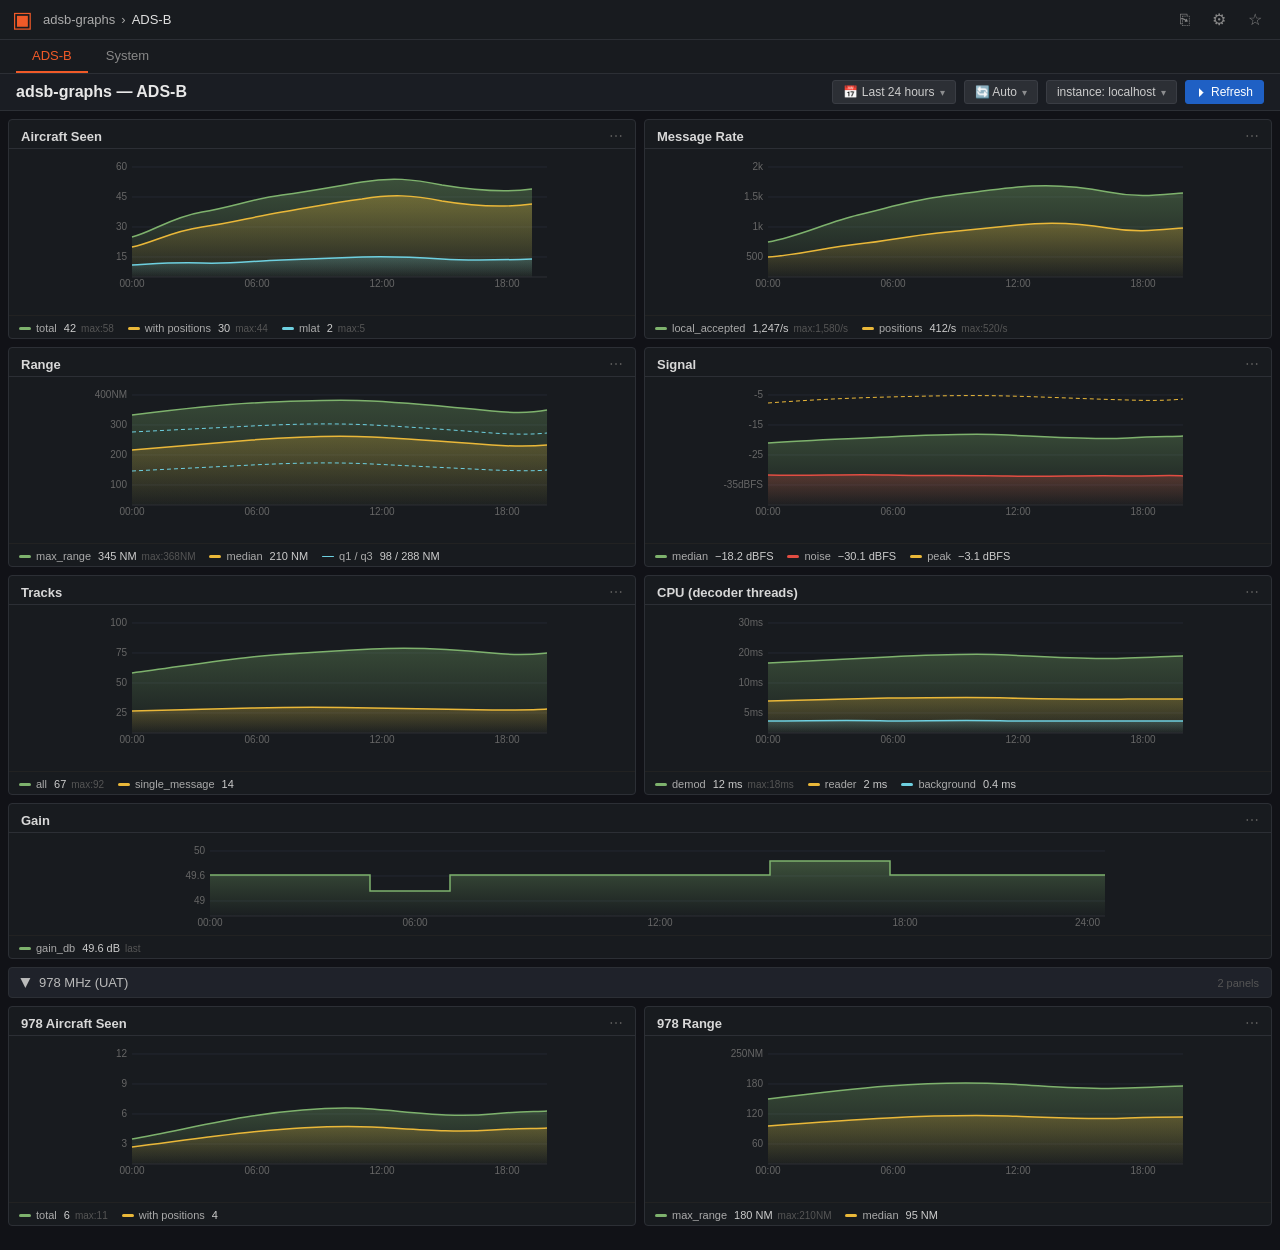
<file: docs/dashboard-mockup.html>
<!DOCTYPE html>
<html lang="en">
<head>
<meta charset="UTF-8">
<meta name="viewport" content="width=device-width, initial-scale=1.0">
<title>adsb-graphs — Dashboard Mockup</title>
<style>
  *, *::before, *::after { box-sizing: border-box; margin: 0; padding: 0; }

  body {
    background: #111217;
    color: #d0d0d0;
    font-family: Inter, "Helvetica Neue", Arial, sans-serif;
    font-size: 13px;
    min-height: 100vh;
  }

  /* ── Top nav ─────────────────────────────────────────────── */
  .topnav {
    background: #181b1f;
    border-bottom: 1px solid #2c2f35;
    display: flex;
    align-items: center;
    height: 40px;
    padding: 0 12px;
    gap: 10px;
    position: sticky;
    top: 0;
    z-index: 100;
  }
  .topnav .logo { color: #f05a28; font-size: 22px; line-height: 1; }
  .topnav .breadcrumb { display: flex; align-items: center; gap: 6px; color: #aaa; }
  .topnav .breadcrumb .current { color: #e0e0e0; font-weight: 500; }
  .topnav .spacer { flex: 1; }
  .topnav .nav-icon {
    color: #888;
    font-size: 16px;
    padding: 4px 6px;
    border-radius: 3px;
    cursor: pointer;
  }
  .topnav .nav-icon:hover { background: #2c2f35; color: #d0d0d0; }

  /* ── Dashboard tab bar ───────────────────────────────────── */
  .tabbar {
    background: #181b1f;
    border-bottom: 1px solid #2c2f35;
    display: flex;
    padding: 0 16px;
    gap: 2px;
  }
  .tab {
    padding: 8px 16px;
    color: #888;
    cursor: pointer;
    border-bottom: 2px solid transparent;
    font-size: 13px;
  }
  .tab.active { color: #f05a28; border-bottom-color: #f05a28; }
  .tab:hover:not(.active) { color: #ccc; }

  /* ── Toolbar ─────────────────────────────────────────────── */
  .toolbar {
    background: #1a1d23;
    border-bottom: 1px solid #2c2f35;
    display: flex;
    align-items: center;
    padding: 6px 16px;
    gap: 8px;
  }
  .toolbar .title { font-size: 16px; font-weight: 600; color: #e8e8e8; flex: 1; }
  .btn {
    background: #2c2f35;
    border: 1px solid #3a3d44;
    border-radius: 3px;
    color: #ccc;
    padding: 4px 10px;
    font-size: 12px;
    cursor: pointer;
    display: flex;
    align-items: center;
    gap: 5px;
    white-space: nowrap;
  }
  .btn:hover { background: #383b42; }
  .btn .caret { opacity: 0.6; font-size: 10px; }
  .btn.primary { background: #1f60c4; border-color: #1f60c4; color: #fff; }
  .btn.primary:hover { background: #2a72db; }

  /* ── Dashboard canvas ────────────────────────────────────── */
  .dashboard {
    padding: 8px 8px 24px;
    display: flex;
    flex-direction: column;
    gap: 8px;
  }

  /* Two-column row */
  .panel-row { display: grid; grid-template-columns: 1fr 1fr; gap: 8px; }
  .panel-row.full { grid-template-columns: 1fr; }

  /* ── Panel ───────────────────────────────────────────────── */
  .panel {
    background: #181b1f;
    border: 1px solid #2c2f35;
    border-radius: 4px;
    display: flex;
    flex-direction: column;
    min-height: 220px;
  }
  .panel-header {
    display: flex;
    align-items: center;
    padding: 8px 12px 4px;
    border-bottom: 1px solid #2c2f35;
    gap: 6px;
  }
  .panel-title { font-size: 13px; font-weight: 600; color: #d8d8d8; flex: 1; }
  .panel-menu { color: #555; font-size: 14px; cursor: pointer; }
  .panel-menu:hover { color: #aaa; }
  .panel-body { flex: 1; padding: 8px 4px 4px; display: flex; flex-direction: column; }

  /* ── Collapsible row header ──────────────────────────────── */
  .row-header {
    background: #1f222a;
    border: 1px solid #2c2f35;
    border-radius: 4px;
    padding: 7px 12px;
    display: flex;
    align-items: center;
    gap: 8px;
    cursor: pointer;
    color: #bbb;
    font-size: 13px;
    font-weight: 500;
  }
  .row-header .caret { transition: transform 0.2s; }
  .row-header.open .caret { transform: rotate(90deg); }
  .row-header .row-title { flex: 1; }
  .row-content { display: flex; flex-direction: column; gap: 8px; }

  /* ── SVG chart defaults ──────────────────────────────────── */
  svg { display: block; }
  .axis-label { font-size: 10px; fill: #666; }
  .axis-line { stroke: #2c2f35; stroke-width: 1; }
  .grid-line { stroke: #222630; stroke-width: 1; }
  .chart-bg { fill: none; }

  /* ── Legend table ────────────────────────────────────────── */
  .legend {
    display: flex;
    flex-wrap: wrap;
    gap: 4px 14px;
    padding: 6px 10px 4px;
    border-top: 1px solid #222;
  }
  .legend-item {
    display: flex;
    align-items: center;
    gap: 5px;
    font-size: 11px;
    color: #aaa;
  }
  .legend-swatch {
    width: 12px;
    height: 3px;
    border-radius: 2px;
    flex-shrink: 0;
  }
  .legend-item .val { color: #ccc; font-weight: 500; margin-left: 2px; }

  /* ── Color palette ───────────────────────────────────────── */
  :root {
    --c0: #7eb26d; /* green */
    --c1: #eab839; /* yellow */
    --c2: #6ed0e0; /* cyan */
    --c3: #ef843c; /* orange */
    --c4: #e24d42; /* red */
    --c5: #1f78c1; /* blue */
    --c6: #ba43a9; /* purple */
    --c7: #705da0; /* violet */
  }

  /* ── Section label ───────────────────────────────────────── */
  .section-label {
    padding: 12px 4px 4px;
    font-size: 12px;
    font-weight: 600;
    color: #555;
    letter-spacing: 0.08em;
    text-transform: uppercase;
  }
</style>
</head>
<body>

<!-- ═══════════════════════════════════════════════════════════ TOP NAV -->
<nav class="topnav">
  <span class="logo">▣</span>
  <div class="breadcrumb">
    <span>adsb-graphs</span>
    <span>›</span>
    <span class="current" id="nav-title">ADS-B</span>
  </div>
  <div class="spacer"></div>
  <span class="nav-icon" title="Share">⎘</span>
  <span class="nav-icon" title="Settings">⚙</span>
  <span class="nav-icon" title="Star">☆</span>
</nav>

<!-- ═══════════════════════════════════════════════════════════ TAB BAR -->
<div class="tabbar">
  <div class="tab active" onclick="showDash('adsb',this)">ADS-B</div>
  <div class="tab" onclick="showDash('system',this)">System</div>
</div>

<!-- ═══════════════════════════════════════════════════════════ TOOLBAR -->
<div class="toolbar">
  <span class="title" id="dash-title">adsb-graphs — ADS-B</span>
  <div class="btn">📅 Last 24 hours <span class="caret">▾</span></div>
  <div class="btn">🔄 Auto <span class="caret">▾</span></div>
  <div class="btn">instance: localhost <span class="caret">▾</span></div>
  <div class="btn primary">⏵ Refresh</div>
</div>

<!-- ═══════════════════════════════════════════════════════════ ADS-B DASHBOARD -->
<div id="dash-adsb" class="dashboard">

  <!-- Row 1: Aircraft Seen | Message Rate -->
  <div class="panel-row">
    <div class="panel">
      <div class="panel-header">
        <span class="panel-title">Aircraft Seen</span>
        <span class="panel-menu">⋯</span>
      </div>
      <div class="panel-body">
        <svg viewBox="0 0 460 130" width="100%" height="130">
          <defs>
            <linearGradient id="g0" x1="0" y1="0" x2="0" y2="1">
              <stop offset="0%" stop-color="#7eb26d" stop-opacity="0.35"/>
              <stop offset="100%" stop-color="#7eb26d" stop-opacity="0.02"/>
            </linearGradient>
            <linearGradient id="g1" x1="0" y1="0" x2="0" y2="1">
              <stop offset="0%" stop-color="#eab839" stop-opacity="0.30"/>
              <stop offset="100%" stop-color="#eab839" stop-opacity="0.02"/>
            </linearGradient>
            <linearGradient id="g2" x1="0" y1="0" x2="0" y2="1">
              <stop offset="0%" stop-color="#6ed0e0" stop-opacity="0.25"/>
              <stop offset="100%" stop-color="#6ed0e0" stop-opacity="0.02"/>
            </linearGradient>
          </defs>
          <!-- Grid -->
          <line x1="40" y1="10" x2="455" y2="10" class="grid-line"/>
          <line x1="40" y1="40" x2="455" y2="40" class="grid-line"/>
          <line x1="40" y1="70" x2="455" y2="70" class="grid-line"/>
          <line x1="40" y1="100" x2="455" y2="100" class="grid-line"/>
          <!-- Y labels -->
          <text x="35" y="13" class="axis-label" text-anchor="end">60</text>
          <text x="35" y="43" class="axis-label" text-anchor="end">45</text>
          <text x="35" y="73" class="axis-label" text-anchor="end">30</text>
          <text x="35" y="103" class="axis-label" text-anchor="end">15</text>
          <!-- total fill + line -->
          <path d="M40,80 C60,75 80,60 110,55 C140,50 160,42 190,38 C220,34 240,30 270,25 C300,20 320,22 350,28 C380,33 410,36 440,32 L440,120 L40,120 Z" fill="url(#g0)"/>
          <path d="M40,80 C60,75 80,60 110,55 C140,50 160,42 190,38 C220,34 240,30 270,25 C300,20 320,22 350,28 C380,33 410,36 440,32" fill="none" stroke="#7eb26d" stroke-width="1.5"/>
          <!-- with_pos fill + line -->
          <path d="M40,90 C60,86 80,74 110,70 C140,66 160,60 190,55 C220,50 240,46 270,42 C300,37 320,38 350,44 C380,49 410,51 440,47 L440,120 L40,120 Z" fill="url(#g1)"/>
          <path d="M40,90 C60,86 80,74 110,70 C140,66 160,60 190,55 C220,50 240,46 270,42 C300,37 320,38 350,44 C380,49 410,51 440,47" fill="none" stroke="#eab839" stroke-width="1.5"/>
          <!-- mlat fill + line -->
          <path d="M40,108 C60,107 80,105 110,106 C140,107 160,104 190,103 C220,102 240,101 270,100 C300,99 320,100 350,102 C380,104 410,103 440,102 L440,120 L40,120 Z" fill="url(#g2)"/>
          <path d="M40,108 C60,107 80,105 110,106 C140,107 160,104 190,103 C220,102 240,101 270,100 C300,99 320,100 350,102 C380,104 410,103 440,102" fill="none" stroke="#6ed0e0" stroke-width="1.5"/>
          <!-- X axis -->
          <line x1="40" y1="120" x2="455" y2="120" class="axis-line"/>
          <text x="40"  y="130" class="axis-label" text-anchor="middle">00:00</text>
          <text x="165" y="130" class="axis-label" text-anchor="middle">06:00</text>
          <text x="290" y="130" class="axis-label" text-anchor="middle">12:00</text>
          <text x="415" y="130" class="axis-label" text-anchor="middle">18:00</text>
        </svg>
      </div>
      <div class="legend">
        <div class="legend-item"><span class="legend-swatch" style="background:#7eb26d"></span>total<span class="val">42</span><span style="color:#555;font-size:10px">max:58</span></div>
        <div class="legend-item"><span class="legend-swatch" style="background:#eab839"></span>with positions<span class="val">30</span><span style="color:#555;font-size:10px">max:44</span></div>
        <div class="legend-item"><span class="legend-swatch" style="background:#6ed0e0"></span>mlat<span class="val">2</span><span style="color:#555;font-size:10px">max:5</span></div>
      </div>
    </div>

    <div class="panel">
      <div class="panel-header">
        <span class="panel-title">Message Rate</span>
        <span class="panel-menu">⋯</span>
      </div>
      <div class="panel-body">
        <svg viewBox="0 0 460 130" width="100%" height="130">
          <defs>
            <linearGradient id="g3" x1="0" y1="0" x2="0" y2="1">
              <stop offset="0%" stop-color="#7eb26d" stop-opacity="0.35"/>
              <stop offset="100%" stop-color="#7eb26d" stop-opacity="0.02"/>
            </linearGradient>
            <linearGradient id="g4" x1="0" y1="0" x2="0" y2="1">
              <stop offset="0%" stop-color="#eab839" stop-opacity="0.30"/>
              <stop offset="100%" stop-color="#eab839" stop-opacity="0.02"/>
            </linearGradient>
          </defs>
          <line x1="40" y1="10" x2="455" y2="10" class="grid-line"/>
          <line x1="40" y1="40" x2="455" y2="40" class="grid-line"/>
          <line x1="40" y1="70" x2="455" y2="70" class="grid-line"/>
          <line x1="40" y1="100" x2="455" y2="100" class="grid-line"/>
          <text x="35" y="13" class="axis-label" text-anchor="end">2k</text>
          <text x="35" y="43" class="axis-label" text-anchor="end">1.5k</text>
          <text x="35" y="73" class="axis-label" text-anchor="end">1k</text>
          <text x="35" y="103" class="axis-label" text-anchor="end">500</text>
          <!-- local_accepted -->
          <path d="M40,85 C70,80 100,65 130,58 C160,51 180,44 210,40 C240,36 260,33 290,30 C320,27 350,29 380,35 C410,41 430,38 455,36 L455,120 L40,120 Z" fill="url(#g3)"/>
          <path d="M40,85 C70,80 100,65 130,58 C160,51 180,44 210,40 C240,36 260,33 290,30 C320,27 350,29 380,35 C410,41 430,38 455,36" fill="none" stroke="#7eb26d" stroke-width="1.5"/>
          <!-- positions -->
          <path d="M40,100 C70,98 100,90 130,87 C160,84 180,79 210,76 C240,73 260,71 290,68 C320,65 350,66 380,71 C410,76 430,73 455,71 L455,120 L40,120 Z" fill="url(#g4)"/>
          <path d="M40,100 C70,98 100,90 130,87 C160,84 180,79 210,76 C240,73 260,71 290,68 C320,65 350,66 380,71 C410,76 430,73 455,71" fill="none" stroke="#eab839" stroke-width="1.5"/>
          <line x1="40" y1="120" x2="455" y2="120" class="axis-line"/>
          <text x="40"  y="130" class="axis-label" text-anchor="middle">00:00</text>
          <text x="165" y="130" class="axis-label" text-anchor="middle">06:00</text>
          <text x="290" y="130" class="axis-label" text-anchor="middle">12:00</text>
          <text x="415" y="130" class="axis-label" text-anchor="middle">18:00</text>
        </svg>
      </div>
      <div class="legend">
        <div class="legend-item"><span class="legend-swatch" style="background:#7eb26d"></span>local_accepted<span class="val">1,247/s</span><span style="color:#555;font-size:10px">max:1,580/s</span></div>
        <div class="legend-item"><span class="legend-swatch" style="background:#eab839"></span>positions<span class="val">412/s</span><span style="color:#555;font-size:10px">max:520/s</span></div>
      </div>
    </div>
  </div>

  <!-- Row 2: Range | Signal -->
  <div class="panel-row">
    <div class="panel">
      <div class="panel-header">
        <span class="panel-title">Range</span>
        <span class="panel-menu">⋯</span>
      </div>
      <div class="panel-body">
        <svg viewBox="0 0 460 130" width="100%" height="130">
          <defs>
            <linearGradient id="g5" x1="0" y1="0" x2="0" y2="1">
              <stop offset="0%" stop-color="#7eb26d" stop-opacity="0.30"/>
              <stop offset="100%" stop-color="#7eb26d" stop-opacity="0.02"/>
            </linearGradient>
            <linearGradient id="g6" x1="0" y1="0" x2="0" y2="1">
              <stop offset="0%" stop-color="#eab839" stop-opacity="0.25"/>
              <stop offset="100%" stop-color="#eab839" stop-opacity="0.02"/>
            </linearGradient>
          </defs>
          <line x1="40" y1="10" x2="455" y2="10" class="grid-line"/>
          <line x1="40" y1="40" x2="455" y2="40" class="grid-line"/>
          <line x1="40" y1="70" x2="455" y2="70" class="grid-line"/>
          <line x1="40" y1="100" x2="455" y2="100" class="grid-line"/>
          <text x="35" y="13" class="axis-label" text-anchor="end">400NM</text>
          <text x="35" y="43" class="axis-label" text-anchor="end">300</text>
          <text x="35" y="73" class="axis-label" text-anchor="end">200</text>
          <text x="35" y="103" class="axis-label" text-anchor="end">100</text>
          <!-- max_range -->
          <path d="M40,30 C80,25 120,20 160,18 C200,16 240,14 280,16 C320,18 360,22 400,26 C430,29 445,27 455,25 L455,120 L40,120 Z" fill="url(#g5)"/>
          <path d="M40,30 C80,25 120,20 160,18 C200,16 240,14 280,16 C320,18 360,22 400,26 C430,29 445,27 455,25" fill="none" stroke="#7eb26d" stroke-width="1.5"/>
          <!-- median -->
          <path d="M40,65 C80,62 120,58 160,55 C200,52 240,50 280,52 C320,54 360,57 400,60 C430,62 445,61 455,60 L455,120 L40,120 Z" fill="url(#g6)"/>
          <path d="M40,65 C80,62 120,58 160,55 C200,52 240,50 280,52 C320,54 360,57 400,60 C430,62 445,61 455,60" fill="none" stroke="#eab839" stroke-width="1.5"/>
          <!-- q1 dashed -->
          <path d="M40,86 C80,84 120,82 160,80 C200,78 240,77 280,79 C320,81 360,83 400,85 C430,86 445,86 455,85" fill="none" stroke="#6ed0e0" stroke-width="1" stroke-dasharray="4,3"/>
          <!-- q3 dashed -->
          <path d="M40,47 C80,45 120,43 160,41 C200,39 240,38 280,40 C320,42 360,45 400,48 C430,50 445,49 455,48" fill="none" stroke="#6ed0e0" stroke-width="1" stroke-dasharray="4,3"/>
          <line x1="40" y1="120" x2="455" y2="120" class="axis-line"/>
          <text x="40"  y="130" class="axis-label" text-anchor="middle">00:00</text>
          <text x="165" y="130" class="axis-label" text-anchor="middle">06:00</text>
          <text x="290" y="130" class="axis-label" text-anchor="middle">12:00</text>
          <text x="415" y="130" class="axis-label" text-anchor="middle">18:00</text>
        </svg>
      </div>
      <div class="legend">
        <div class="legend-item"><span class="legend-swatch" style="background:#7eb26d"></span>max_range<span class="val">345 NM</span><span style="color:#555;font-size:10px">max:368NM</span></div>
        <div class="legend-item"><span class="legend-swatch" style="background:#eab839"></span>median<span class="val">210 NM</span></div>
        <div class="legend-item"><span class="legend-swatch" style="background:#6ed0e0;height:1px;border-top:1px dashed #6ed0e0"></span>q1 / q3<span class="val">98 / 288 NM</span></div>
      </div>
    </div>

    <div class="panel">
      <div class="panel-header">
        <span class="panel-title">Signal</span>
        <span class="panel-menu">⋯</span>
      </div>
      <div class="panel-body">
        <svg viewBox="0 0 460 130" width="100%" height="130">
          <defs>
            <linearGradient id="g7" x1="0" y1="0" x2="0" y2="1">
              <stop offset="0%" stop-color="#7eb26d" stop-opacity="0.30"/>
              <stop offset="100%" stop-color="#7eb26d" stop-opacity="0.02"/>
            </linearGradient>
            <linearGradient id="g8" x1="0" y1="0" x2="0" y2="1">
              <stop offset="0%" stop-color="#e24d42" stop-opacity="0.25"/>
              <stop offset="100%" stop-color="#e24d42" stop-opacity="0.02"/>
            </linearGradient>
          </defs>
          <line x1="40" y1="10" x2="455" y2="10" class="grid-line"/>
          <line x1="40" y1="40" x2="455" y2="40" class="grid-line"/>
          <line x1="40" y1="70" x2="455" y2="70" class="grid-line"/>
          <line x1="40" y1="100" x2="455" y2="100" class="grid-line"/>
          <text x="35" y="13" class="axis-label" text-anchor="end">-5</text>
          <text x="35" y="43" class="axis-label" text-anchor="end">-15</text>
          <text x="35" y="73" class="axis-label" text-anchor="end">-25</text>
          <text x="35" y="103" class="axis-label" text-anchor="end">-35dBFS</text>
          <!-- median signal -->
          <path d="M40,58 C80,55 120,54 160,52 C200,50 240,48 280,50 C320,52 360,55 400,53 C430,51 445,52 455,51 L455,120 L40,120 Z" fill="url(#g7)"/>
          <path d="M40,58 C80,55 120,54 160,52 C200,50 240,48 280,50 C320,52 360,55 400,53 C430,51 445,52 455,51" fill="none" stroke="#7eb26d" stroke-width="1.5"/>
          <!-- noise floor -->
          <path d="M40,90 C80,91 120,89 160,90 C200,91 240,90 280,91 C320,92 360,90 400,91 C430,91 445,90 455,91 L455,120 L40,120 Z" fill="url(#g8)"/>
          <path d="M40,90 C80,91 120,89 160,90 C200,91 240,90 280,91 C320,92 360,90 400,91 C430,91 445,90 455,91" fill="none" stroke="#e24d42" stroke-width="1.5"/>
          <!-- peak_signal dashed -->
          <path d="M40,18 C80,15 120,13 160,12 C200,11 240,10 280,11 C320,12 360,14 400,15 C430,16 445,15 455,14" fill="none" stroke="#eab839" stroke-width="1" stroke-dasharray="4,3"/>
          <line x1="40" y1="120" x2="455" y2="120" class="axis-line"/>
          <text x="40"  y="130" class="axis-label" text-anchor="middle">00:00</text>
          <text x="165" y="130" class="axis-label" text-anchor="middle">06:00</text>
          <text x="290" y="130" class="axis-label" text-anchor="middle">12:00</text>
          <text x="415" y="130" class="axis-label" text-anchor="middle">18:00</text>
        </svg>
      </div>
      <div class="legend">
        <div class="legend-item"><span class="legend-swatch" style="background:#7eb26d"></span>median<span class="val">−18.2 dBFS</span></div>
        <div class="legend-item"><span class="legend-swatch" style="background:#e24d42"></span>noise<span class="val">−30.1 dBFS</span></div>
        <div class="legend-item"><span class="legend-swatch" style="background:#eab839"></span>peak<span class="val">−3.1 dBFS</span></div>
      </div>
    </div>
  </div>

  <!-- Row 3: Tracks | CPU -->
  <div class="panel-row">
    <div class="panel">
      <div class="panel-header">
        <span class="panel-title">Tracks</span>
        <span class="panel-menu">⋯</span>
      </div>
      <div class="panel-body">
        <svg viewBox="0 0 460 130" width="100%" height="130">
          <defs>
            <linearGradient id="g9" x1="0" y1="0" x2="0" y2="1">
              <stop offset="0%" stop-color="#7eb26d" stop-opacity="0.30"/>
              <stop offset="100%" stop-color="#7eb26d" stop-opacity="0.02"/>
            </linearGradient>
            <linearGradient id="g10" x1="0" y1="0" x2="0" y2="1">
              <stop offset="0%" stop-color="#eab839" stop-opacity="0.25"/>
              <stop offset="100%" stop-color="#eab839" stop-opacity="0.02"/>
            </linearGradient>
          </defs>
          <line x1="40" y1="10" x2="455" y2="10" class="grid-line"/>
          <line x1="40" y1="40" x2="455" y2="40" class="grid-line"/>
          <line x1="40" y1="70" x2="455" y2="70" class="grid-line"/>
          <line x1="40" y1="100" x2="455" y2="100" class="grid-line"/>
          <text x="35" y="13" class="axis-label" text-anchor="end">100</text>
          <text x="35" y="43" class="axis-label" text-anchor="end">75</text>
          <text x="35" y="73" class="axis-label" text-anchor="end">50</text>
          <text x="35" y="103" class="axis-label" text-anchor="end">25</text>
          <path d="M40,60 C80,55 120,48 160,44 C200,40 240,38 280,36 C320,34 360,36 400,40 C430,43 445,41 455,40 L455,120 L40,120 Z" fill="url(#g9)"/>
          <path d="M40,60 C80,55 120,48 160,44 C200,40 240,38 280,36 C320,34 360,36 400,40 C430,43 445,41 455,40" fill="none" stroke="#7eb26d" stroke-width="1.5"/>
          <path d="M40,98 C80,97 120,96 160,95 C200,94 240,94 280,95 C320,96 360,96 400,97 C430,97 445,97 455,96 L455,120 L40,120 Z" fill="url(#g10)"/>
          <path d="M40,98 C80,97 120,96 160,95 C200,94 240,94 280,95 C320,96 360,96 400,97 C430,97 445,97 455,96" fill="none" stroke="#eab839" stroke-width="1.5"/>
          <line x1="40" y1="120" x2="455" y2="120" class="axis-line"/>
          <text x="40"  y="130" class="axis-label" text-anchor="middle">00:00</text>
          <text x="165" y="130" class="axis-label" text-anchor="middle">06:00</text>
          <text x="290" y="130" class="axis-label" text-anchor="middle">12:00</text>
          <text x="415" y="130" class="axis-label" text-anchor="middle">18:00</text>
        </svg>
      </div>
      <div class="legend">
        <div class="legend-item"><span class="legend-swatch" style="background:#7eb26d"></span>all<span class="val">67</span><span style="color:#555;font-size:10px">max:92</span></div>
        <div class="legend-item"><span class="legend-swatch" style="background:#eab839"></span>single_message<span class="val">14</span></div>
      </div>
    </div>

    <div class="panel">
      <div class="panel-header">
        <span class="panel-title">CPU (decoder threads)</span>
        <span class="panel-menu">⋯</span>
      </div>
      <div class="panel-body">
        <svg viewBox="0 0 460 130" width="100%" height="130">
          <defs>
            <linearGradient id="g11" x1="0" y1="0" x2="0" y2="1">
              <stop offset="0%" stop-color="#7eb26d" stop-opacity="0.30"/>
              <stop offset="100%" stop-color="#7eb26d" stop-opacity="0.02"/>
            </linearGradient>
            <linearGradient id="g12" x1="0" y1="0" x2="0" y2="1">
              <stop offset="0%" stop-color="#eab839" stop-opacity="0.25"/>
              <stop offset="100%" stop-color="#eab839" stop-opacity="0.02"/>
            </linearGradient>
            <linearGradient id="g13" x1="0" y1="0" x2="0" y2="1">
              <stop offset="0%" stop-color="#6ed0e0" stop-opacity="0.20"/>
              <stop offset="100%" stop-color="#6ed0e0" stop-opacity="0.02"/>
            </linearGradient>
          </defs>
          <line x1="40" y1="10" x2="455" y2="10" class="grid-line"/>
          <line x1="40" y1="40" x2="455" y2="40" class="grid-line"/>
          <line x1="40" y1="70" x2="455" y2="70" class="grid-line"/>
          <line x1="40" y1="100" x2="455" y2="100" class="grid-line"/>
          <text x="35" y="13" class="axis-label" text-anchor="end">30ms</text>
          <text x="35" y="43" class="axis-label" text-anchor="end">20ms</text>
          <text x="35" y="73" class="axis-label" text-anchor="end">10ms</text>
          <text x="35" y="103" class="axis-label" text-anchor="end">5ms</text>
          <!-- demod -->
          <path d="M40,50 C80,48 120,46 160,44 C200,42 240,40 280,42 C320,44 360,47 400,45 C430,44 445,43 455,43 L455,120 L40,120 Z" fill="url(#g11)"/>
          <path d="M40,50 C80,48 120,46 160,44 C200,42 240,40 280,42 C320,44 360,47 400,45 C430,44 445,43 455,43" fill="none" stroke="#7eb26d" stroke-width="1.5"/>
          <!-- reader -->
          <path d="M40,88 C80,87 120,86 160,85 C200,85 240,84 280,85 C320,86 360,87 400,86 C430,86 445,86 455,86 L455,120 L40,120 Z" fill="url(#g12)"/>
          <path d="M40,88 C80,87 120,86 160,85 C200,85 240,84 280,85 C320,86 360,87 400,86 C430,86 445,86 455,86" fill="none" stroke="#eab839" stroke-width="1.5"/>
          <!-- background -->
          <path d="M40,108 C80,108 120,107 160,108 C200,108 240,107 280,108 C320,108 360,108 400,108 C430,108 445,108 455,108 L455,120 L40,120 Z" fill="url(#g13)"/>
          <path d="M40,108 C80,108 120,107 160,108 C200,108 240,107 280,108 C320,108 360,108 400,108 C430,108 445,108 455,108" fill="none" stroke="#6ed0e0" stroke-width="1.5"/>
          <line x1="40" y1="120" x2="455" y2="120" class="axis-line"/>
          <text x="40"  y="130" class="axis-label" text-anchor="middle">00:00</text>
          <text x="165" y="130" class="axis-label" text-anchor="middle">06:00</text>
          <text x="290" y="130" class="axis-label" text-anchor="middle">12:00</text>
          <text x="415" y="130" class="axis-label" text-anchor="middle">18:00</text>
        </svg>
      </div>
      <div class="legend">
        <div class="legend-item"><span class="legend-swatch" style="background:#7eb26d"></span>demod<span class="val">12 ms</span><span style="color:#555;font-size:10px">max:18ms</span></div>
        <div class="legend-item"><span class="legend-swatch" style="background:#eab839"></span>reader<span class="val">2 ms</span></div>
        <div class="legend-item"><span class="legend-swatch" style="background:#6ed0e0"></span>background<span class="val">0.4 ms</span></div>
      </div>
    </div>
  </div>

  <!-- Row 4: Gain (full width) -->
  <div class="panel-row full">
    <div class="panel" style="min-height:140px">
      <div class="panel-header">
        <span class="panel-title">Gain</span>
        <span class="panel-menu">⋯</span>
      </div>
      <div class="panel-body">
        <svg viewBox="0 0 940 90" width="100%" height="90">
          <line x1="40" y1="10" x2="935" y2="10" class="grid-line"/>
          <line x1="40" y1="35" x2="935" y2="35" class="grid-line"/>
          <line x1="40" y1="60" x2="935" y2="60" class="grid-line"/>
          <text x="35" y="13" class="axis-label" text-anchor="end">50</text>
          <text x="35" y="38" class="axis-label" text-anchor="end">49.6</text>
          <text x="35" y="63" class="axis-label" text-anchor="end">49</text>
          <defs>
            <linearGradient id="g14" x1="0" y1="0" x2="0" y2="1">
              <stop offset="0%" stop-color="#7eb26d" stop-opacity="0.35"/>
              <stop offset="100%" stop-color="#7eb26d" stop-opacity="0.02"/>
            </linearGradient>
          </defs>
          <path d="M40,34 L200,34 L200,50 L280,50 L280,34 L600,34 L600,20 L720,20 L720,34 L935,34 L935,75 L40,75 Z" fill="url(#g14)"/>
          <path d="M40,34 L200,34 L200,50 L280,50 L280,34 L600,34 L600,20 L720,20 L720,34 L935,34" fill="none" stroke="#7eb26d" stroke-width="1.5"/>
          <line x1="40" y1="75" x2="935" y2="75" class="axis-line"/>
          <text x="40"  y="85" class="axis-label" text-anchor="middle">00:00</text>
          <text x="245" y="85" class="axis-label" text-anchor="middle">06:00</text>
          <text x="490" y="85" class="axis-label" text-anchor="middle">12:00</text>
          <text x="735" y="85" class="axis-label" text-anchor="middle">18:00</text>
          <text x="930" y="85" class="axis-label" text-anchor="end">24:00</text>
        </svg>
      </div>
      <div class="legend">
        <div class="legend-item"><span class="legend-swatch" style="background:#7eb26d"></span>gain_db<span class="val">49.6 dB</span><span style="color:#555;font-size:10px">last</span></div>
      </div>
    </div>
  </div>

  <!-- Collapsible 978 row -->
  <div class="row-header open" onclick="toggle978(this)">
    <span class="caret">▶</span>
    <span class="row-title">978 MHz (UAT)</span>
    <span style="color:#555;font-size:11px">2 panels</span>
  </div>
  <div class="row-content" id="row-978">
    <div class="panel-row">
      <div class="panel">
        <div class="panel-header">
          <span class="panel-title">978 Aircraft Seen</span>
          <span class="panel-menu">⋯</span>
        </div>
        <div class="panel-body">
          <svg viewBox="0 0 460 130" width="100%" height="130">
            <defs>
              <linearGradient id="g15" x1="0" y1="0" x2="0" y2="1">
                <stop offset="0%" stop-color="#7eb26d" stop-opacity="0.30"/>
                <stop offset="100%" stop-color="#7eb26d" stop-opacity="0.02"/>
              </linearGradient>
              <linearGradient id="g16" x1="0" y1="0" x2="0" y2="1">
                <stop offset="0%" stop-color="#eab839" stop-opacity="0.25"/>
                <stop offset="100%" stop-color="#eab839" stop-opacity="0.02"/>
              </linearGradient>
            </defs>
            <line x1="40" y1="10" x2="455" y2="10" class="grid-line"/>
            <line x1="40" y1="40" x2="455" y2="40" class="grid-line"/>
            <line x1="40" y1="70" x2="455" y2="70" class="grid-line"/>
            <line x1="40" y1="100" x2="455" y2="100" class="grid-line"/>
            <text x="35" y="13" class="axis-label" text-anchor="end">12</text>
            <text x="35" y="43" class="axis-label" text-anchor="end">9</text>
            <text x="35" y="73" class="axis-label" text-anchor="end">6</text>
            <text x="35" y="103" class="axis-label" text-anchor="end">3</text>
            <path d="M40,95 C80,88 120,78 160,72 C200,66 240,62 280,65 C320,68 360,74 400,70 C430,67 445,68 455,67 L455,120 L40,120 Z" fill="url(#g15)"/>
            <path d="M40,95 C80,88 120,78 160,72 C200,66 240,62 280,65 C320,68 360,74 400,70 C430,67 445,68 455,67" fill="none" stroke="#7eb26d" stroke-width="1.5"/>
            <path d="M40,103 C80,98 120,92 160,88 C200,84 240,81 280,83 C320,85 360,89 400,86 C430,84 445,85 455,84 L455,120 L40,120 Z" fill="url(#g16)"/>
            <path d="M40,103 C80,98 120,92 160,88 C200,84 240,81 280,83 C320,85 360,89 400,86 C430,84 445,85 455,84" fill="none" stroke="#eab839" stroke-width="1.5"/>
            <line x1="40" y1="120" x2="455" y2="120" class="axis-line"/>
            <text x="40"  y="130" class="axis-label" text-anchor="middle">00:00</text>
            <text x="165" y="130" class="axis-label" text-anchor="middle">06:00</text>
            <text x="290" y="130" class="axis-label" text-anchor="middle">12:00</text>
            <text x="415" y="130" class="axis-label" text-anchor="middle">18:00</text>
          </svg>
        </div>
        <div class="legend">
          <div class="legend-item"><span class="legend-swatch" style="background:#7eb26d"></span>total<span class="val">6</span><span style="color:#555;font-size:10px">max:11</span></div>
          <div class="legend-item"><span class="legend-swatch" style="background:#eab839"></span>with positions<span class="val">4</span></div>
        </div>
      </div>

      <div class="panel">
        <div class="panel-header">
          <span class="panel-title">978 Range</span>
          <span class="panel-menu">⋯</span>
        </div>
        <div class="panel-body">
          <svg viewBox="0 0 460 130" width="100%" height="130">
            <defs>
              <linearGradient id="g17" x1="0" y1="0" x2="0" y2="1">
                <stop offset="0%" stop-color="#7eb26d" stop-opacity="0.30"/>
                <stop offset="100%" stop-color="#7eb26d" stop-opacity="0.02"/>
              </linearGradient>
              <linearGradient id="g18" x1="0" y1="0" x2="0" y2="1">
                <stop offset="0%" stop-color="#eab839" stop-opacity="0.25"/>
                <stop offset="100%" stop-color="#eab839" stop-opacity="0.02"/>
              </linearGradient>
            </defs>
            <line x1="40" y1="10" x2="455" y2="10" class="grid-line"/>
            <line x1="40" y1="40" x2="455" y2="40" class="grid-line"/>
            <line x1="40" y1="70" x2="455" y2="70" class="grid-line"/>
            <line x1="40" y1="100" x2="455" y2="100" class="grid-line"/>
            <text x="35" y="13" class="axis-label" text-anchor="end">250NM</text>
            <text x="35" y="43" class="axis-label" text-anchor="end">180</text>
            <text x="35" y="73" class="axis-label" text-anchor="end">120</text>
            <text x="35" y="103" class="axis-label" text-anchor="end">60</text>
            <path d="M40,55 C80,50 120,45 160,42 C200,39 240,38 280,40 C320,42 360,46 400,44 C430,43 445,42 455,42 L455,120 L40,120 Z" fill="url(#g17)"/>
            <path d="M40,55 C80,50 120,45 160,42 C200,39 240,38 280,40 C320,42 360,46 400,44 C430,43 445,42 455,42" fill="none" stroke="#7eb26d" stroke-width="1.5"/>
            <path d="M40,82 C80,79 120,76 160,74 C200,72 240,71 280,72 C320,73 360,76 400,74 C430,73 445,73 455,73 L455,120 L40,120 Z" fill="url(#g18)"/>
            <path d="M40,82 C80,79 120,76 160,74 C200,72 240,71 280,72 C320,73 360,76 400,74 C430,73 445,73 455,73" fill="none" stroke="#eab839" stroke-width="1.5"/>
            <line x1="40" y1="120" x2="455" y2="120" class="axis-line"/>
            <text x="40"  y="130" class="axis-label" text-anchor="middle">00:00</text>
            <text x="165" y="130" class="axis-label" text-anchor="middle">06:00</text>
            <text x="290" y="130" class="axis-label" text-anchor="middle">12:00</text>
            <text x="415" y="130" class="axis-label" text-anchor="middle">18:00</text>
          </svg>
        </div>
        <div class="legend">
          <div class="legend-item"><span class="legend-swatch" style="background:#7eb26d"></span>max_range<span class="val">180 NM</span><span style="color:#555;font-size:10px">max:210NM</span></div>
          <div class="legend-item"><span class="legend-swatch" style="background:#eab839"></span>median<span class="val">95 NM</span></div>
        </div>
      </div>
    </div>
  </div>

</div><!-- /#dash-adsb -->


<!-- ═══════════════════════════════════════════════════════════ SYSTEM DASHBOARD -->
<div id="dash-system" class="dashboard" style="display:none">

  <!-- Row 1: CPU | Memory -->
  <div class="panel-row">
    <div class="panel">
      <div class="panel-header">
        <span class="panel-title">CPU Usage</span>
        <span class="panel-menu">⋯</span>
      </div>
      <div class="panel-body">
        <svg viewBox="0 0 460 130" width="100%" height="130">
          <defs>
            <linearGradient id="s0" x1="0" y1="0" x2="0" y2="1">
              <stop offset="0%" stop-color="#7eb26d" stop-opacity="0.30"/>
              <stop offset="100%" stop-color="#7eb26d" stop-opacity="0.02"/>
            </linearGradient>
            <linearGradient id="s1" x1="0" y1="0" x2="0" y2="1">
              <stop offset="0%" stop-color="#eab839" stop-opacity="0.25"/>
              <stop offset="100%" stop-color="#eab839" stop-opacity="0.02"/>
            </linearGradient>
            <linearGradient id="s2" x1="0" y1="0" x2="0" y2="1">
              <stop offset="0%" stop-color="#6ed0e0" stop-opacity="0.20"/>
              <stop offset="100%" stop-color="#6ed0e0" stop-opacity="0.02"/>
            </linearGradient>
          </defs>
          <line x1="40" y1="10" x2="455" y2="10" class="grid-line"/>
          <line x1="40" y1="40" x2="455" y2="40" class="grid-line"/>
          <line x1="40" y1="70" x2="455" y2="70" class="grid-line"/>
          <line x1="40" y1="100" x2="455" y2="100" class="grid-line"/>
          <text x="35" y="13" class="axis-label" text-anchor="end">100%</text>
          <text x="35" y="43" class="axis-label" text-anchor="end">75%</text>
          <text x="35" y="73" class="axis-label" text-anchor="end">50%</text>
          <text x="35" y="103" class="axis-label" text-anchor="end">25%</text>
          <!-- user -->
          <path d="M40,85 C80,80 120,72 160,68 C200,64 230,70 260,75 C290,79 320,72 360,65 C390,60 420,63 455,61 L455,120 L40,120 Z" fill="url(#s0)"/>
          <path d="M40,85 C80,80 120,72 160,68 C200,64 230,70 260,75 C290,79 320,72 360,65 C390,60 420,63 455,61" fill="none" stroke="#7eb26d" stroke-width="1.5"/>
          <!-- system -->
          <path d="M40,96 C80,95 120,93 160,92 C200,91 230,93 260,95 C290,96 320,93 360,91 C390,90 420,91 455,90 L455,120 L40,120 Z" fill="url(#s1)"/>
          <path d="M40,96 C80,95 120,93 160,92 C200,91 230,93 260,95 C290,96 320,93 360,91 C390,90 420,91 455,90" fill="none" stroke="#eab839" stroke-width="1.5"/>
          <!-- iowait -->
          <path d="M40,110 C80,109 120,110 160,109 C200,108 230,110 260,111 C290,110 320,109 360,110 C390,110 420,110 455,110 L455,120 L40,120 Z" fill="url(#s2)"/>
          <path d="M40,110 C80,109 120,110 160,109 C200,108 230,110 260,111 C290,110 320,109 360,110 C390,110 420,110 455,110" fill="none" stroke="#6ed0e0" stroke-width="1.5"/>
          <line x1="40" y1="120" x2="455" y2="120" class="axis-line"/>
          <text x="40"  y="130" class="axis-label" text-anchor="middle">00:00</text>
          <text x="165" y="130" class="axis-label" text-anchor="middle">06:00</text>
          <text x="290" y="130" class="axis-label" text-anchor="middle">12:00</text>
          <text x="415" y="130" class="axis-label" text-anchor="middle">18:00</text>
        </svg>
      </div>
      <div class="legend">
        <div class="legend-item"><span class="legend-swatch" style="background:#7eb26d"></span>user<span class="val">8.2%</span><span style="color:#555;font-size:10px">mean:9.1%</span></div>
        <div class="legend-item"><span class="legend-swatch" style="background:#eab839"></span>system<span class="val">2.9%</span></div>
        <div class="legend-item"><span class="legend-swatch" style="background:#6ed0e0"></span>iowait<span class="val">0.4%</span></div>
      </div>
    </div>

    <div class="panel">
      <div class="panel-header">
        <span class="panel-title">Memory</span>
        <span class="panel-menu">⋯</span>
      </div>
      <div class="panel-body">
        <svg viewBox="0 0 460 130" width="100%" height="130">
          <defs>
            <linearGradient id="s3" x1="0" y1="0" x2="0" y2="1">
              <stop offset="0%" stop-color="#e24d42" stop-opacity="0.30"/>
              <stop offset="100%" stop-color="#e24d42" stop-opacity="0.02"/>
            </linearGradient>
            <linearGradient id="s4" x1="0" y1="0" x2="0" y2="1">
              <stop offset="0%" stop-color="#7eb26d" stop-opacity="0.25"/>
              <stop offset="100%" stop-color="#7eb26d" stop-opacity="0.02"/>
            </linearGradient>
            <linearGradient id="s5" x1="0" y1="0" x2="0" y2="1">
              <stop offset="0%" stop-color="#eab839" stop-opacity="0.20"/>
              <stop offset="100%" stop-color="#eab839" stop-opacity="0.02"/>
            </linearGradient>
          </defs>
          <line x1="40" y1="10" x2="455" y2="10" class="grid-line"/>
          <line x1="40" y1="40" x2="455" y2="40" class="grid-line"/>
          <line x1="40" y1="70" x2="455" y2="70" class="grid-line"/>
          <line x1="40" y1="100" x2="455" y2="100" class="grid-line"/>
          <text x="35" y="13" class="axis-label" text-anchor="end">4 GB</text>
          <text x="35" y="43" class="axis-label" text-anchor="end">3 GB</text>
          <text x="35" y="73" class="axis-label" text-anchor="end">2 GB</text>
          <text x="35" y="103" class="axis-label" text-anchor="end">1 GB</text>
          <!-- used -->
          <path d="M40,72 C80,70 120,69 160,68 C200,67 240,68 280,69 C320,70 360,70 400,69 C430,69 445,69 455,69 L455,120 L40,120 Z" fill="url(#s3)"/>
          <path d="M40,72 C80,70 120,69 160,68 C200,67 240,68 280,69 C320,70 360,70 400,69 C430,69 445,69 455,69" fill="none" stroke="#e24d42" stroke-width="1.5"/>
          <!-- cached -->
          <path d="M40,84 C80,83 120,82 160,82 C200,82 240,82 280,83 C320,83 360,83 400,83 C430,83 445,83 455,83 L455,120 L40,120 Z" fill="url(#s4)"/>
          <path d="M40,84 C80,83 120,82 160,82 C200,82 240,82 280,83 C320,83 360,83 400,83 C430,83 445,83 455,83" fill="none" stroke="#7eb26d" stroke-width="1.5"/>
          <!-- available -->
          <path d="M40,56 C80,57 120,57 160,58 C200,58 240,57 280,56 C320,55 360,56 400,57 C430,57 445,57 455,57 L455,120 L40,120 Z" fill="url(#s5)"/>
          <path d="M40,56 C80,57 120,57 160,58 C200,58 240,57 280,56 C320,55 360,56 400,57 C430,57 445,57 455,57" fill="none" stroke="#eab839" stroke-width="1.5" stroke-dasharray="5,3"/>
          <line x1="40" y1="120" x2="455" y2="120" class="axis-line"/>
          <text x="40"  y="130" class="axis-label" text-anchor="middle">00:00</text>
          <text x="165" y="130" class="axis-label" text-anchor="middle">06:00</text>
          <text x="290" y="130" class="axis-label" text-anchor="middle">12:00</text>
          <text x="415" y="130" class="axis-label" text-anchor="middle">18:00</text>
        </svg>
      </div>
      <div class="legend">
        <div class="legend-item"><span class="legend-swatch" style="background:#e24d42"></span>used<span class="val">1.84 GB</span></div>
        <div class="legend-item"><span class="legend-swatch" style="background:#7eb26d"></span>cached<span class="val">920 MB</span></div>
        <div class="legend-item"><span class="legend-swatch" style="background:#eab839"></span>available<span class="val">2.10 GB</span></div>
      </div>
    </div>
  </div>

  <!-- Row 2: Disk Space | Disk I/O -->
  <div class="panel-row">
    <div class="panel">
      <div class="panel-header">
        <span class="panel-title">Disk Space</span>
        <span class="panel-menu">⋯</span>
      </div>
      <div class="panel-body">
        <svg viewBox="0 0 460 130" width="100%" height="130">
          <defs>
            <linearGradient id="s6" x1="0" y1="0" x2="0" y2="1">
              <stop offset="0%" stop-color="#e24d42" stop-opacity="0.30"/>
              <stop offset="100%" stop-color="#e24d42" stop-opacity="0.02"/>
            </linearGradient>
            <linearGradient id="s7" x1="0" y1="0" x2="0" y2="1">
              <stop offset="0%" stop-color="#eab839" stop-opacity="0.25"/>
              <stop offset="100%" stop-color="#eab839" stop-opacity="0.02"/>
            </linearGradient>
            <linearGradient id="s8" x1="0" y1="0" x2="0" y2="1">
              <stop offset="0%" stop-color="#7eb26d" stop-opacity="0.20"/>
              <stop offset="100%" stop-color="#7eb26d" stop-opacity="0.02"/>
            </linearGradient>
          </defs>
          <line x1="40" y1="10" x2="455" y2="10" class="grid-line"/>
          <line x1="40" y1="40" x2="455" y2="40" class="grid-line"/>
          <line x1="40" y1="70" x2="455" y2="70" class="grid-line"/>
          <line x1="40" y1="100" x2="455" y2="100" class="grid-line"/>
          <text x="35" y="13" class="axis-label" text-anchor="end">100%</text>
          <text x="35" y="43" class="axis-label" text-anchor="end">75%</text>
          <text x="35" y="73" class="axis-label" text-anchor="end">50%</text>
          <text x="35" y="103" class="axis-label" text-anchor="end">25%</text>
          <!-- / (root) gently climbing -->
          <path d="M40,36 C120,34 200,33 280,32 C360,31 410,30 455,29 L455,120 L40,120 Z" fill="url(#s6)"/>
          <path d="M40,36 C120,34 200,33 280,32 C360,31 410,30 455,29" fill="none" stroke="#e24d42" stroke-width="1.5"/>
          <!-- /boot flat -->
          <path d="M40,62 L455,61 L455,120 L40,120 Z" fill="url(#s7)"/>
          <path d="M40,62 L455,61" fill="none" stroke="#eab839" stroke-width="1.5"/>
          <!-- /var flat low -->
          <path d="M40,97 L455,96 L455,120 L40,120 Z" fill="url(#s8)"/>
          <path d="M40,97 L455,96" fill="none" stroke="#7eb26d" stroke-width="1.5"/>
          <line x1="40" y1="120" x2="455" y2="120" class="axis-line"/>
          <text x="40"  y="130" class="axis-label" text-anchor="middle">00:00</text>
          <text x="165" y="130" class="axis-label" text-anchor="middle">06:00</text>
          <text x="290" y="130" class="axis-label" text-anchor="middle">12:00</text>
          <text x="415" y="130" class="axis-label" text-anchor="middle">18:00</text>
        </svg>
      </div>
      <div class="legend">
        <div class="legend-item"><span class="legend-swatch" style="background:#e24d42"></span>/<span class="val">73%</span><span style="color:#555;font-size:10px">last</span></div>
        <div class="legend-item"><span class="legend-swatch" style="background:#eab839"></span>/boot<span class="val">38%</span></div>
        <div class="legend-item"><span class="legend-swatch" style="background:#7eb26d"></span>/var<span class="val">9%</span></div>
      </div>
    </div>

    <div class="panel">
      <div class="panel-header">
        <span class="panel-title">Disk I/O</span>
        <span class="panel-menu">⋯</span>
      </div>
      <div class="panel-body">
        <svg viewBox="0 0 460 130" width="100%" height="130">
          <defs>
            <linearGradient id="s9" x1="0" y1="0" x2="0" y2="1">
              <stop offset="0%" stop-color="#7eb26d" stop-opacity="0.30"/>
              <stop offset="100%" stop-color="#7eb26d" stop-opacity="0.02"/>
            </linearGradient>
            <linearGradient id="s10" x1="0" y1="0" x2="0" y2="1">
              <stop offset="0%" stop-color="#6ed0e0" stop-opacity="0.25"/>
              <stop offset="100%" stop-color="#6ed0e0" stop-opacity="0.02"/>
            </linearGradient>
          </defs>
          <line x1="40" y1="10" x2="455" y2="10" class="grid-line"/>
          <line x1="40" y1="40" x2="455" y2="40" class="grid-line"/>
          <line x1="40" y1="70" x2="455" y2="70" class="grid-line"/>
          <line x1="40" y1="100" x2="455" y2="100" class="grid-line"/>
          <text x="35" y="13" class="axis-label" text-anchor="end">10M/s</text>
          <text x="35" y="43" class="axis-label" text-anchor="end">7M</text>
          <text x="35" y="73" class="axis-label" text-anchor="end">4M</text>
          <text x="35" y="103" class="axis-label" text-anchor="end">1M</text>
          <!-- write spiky -->
          <path d="M40,100 C60,100 80,60 100,55 C120,50 140,90 160,88 C180,85 200,40 220,35 C240,30 260,80 280,78 C300,75 320,95 360,90 C390,86 420,92 455,90 L455,120 L40,120 Z" fill="url(#s9)"/>
          <path d="M40,100 C60,100 80,60 100,55 C120,50 140,90 160,88 C180,85 200,40 220,35 C240,30 260,80 280,78 C300,75 320,95 360,90 C390,86 420,92 455,90" fill="none" stroke="#7eb26d" stroke-width="1.5"/>
          <!-- read low steady -->
          <path d="M40,108 C80,107 120,108 160,107 C200,106 240,107 280,108 C320,107 360,108 400,107 C430,107 445,107 455,107 L455,120 L40,120 Z" fill="url(#s10)"/>
          <path d="M40,108 C80,107 120,108 160,107 C200,106 240,107 280,108 C320,107 360,108 400,107 C430,107 445,107 455,107" fill="none" stroke="#6ed0e0" stroke-width="1.5"/>
          <line x1="40" y1="120" x2="455" y2="120" class="axis-line"/>
          <text x="40"  y="130" class="axis-label" text-anchor="middle">00:00</text>
          <text x="165" y="130" class="axis-label" text-anchor="middle">06:00</text>
          <text x="290" y="130" class="axis-label" text-anchor="middle">12:00</text>
          <text x="415" y="130" class="axis-label" text-anchor="middle">18:00</text>
        </svg>
      </div>
      <div class="legend">
        <div class="legend-item"><span class="legend-swatch" style="background:#7eb26d"></span>write_bytes/s<span class="val">4.2 MB/s</span><span style="color:#555;font-size:10px">mean:3.1</span></div>
        <div class="legend-item"><span class="legend-swatch" style="background:#6ed0e0"></span>read_bytes/s<span class="val">0.8 MB/s</span></div>
      </div>
    </div>
  </div>

  <!-- Row 3: Network I/O | Temperature -->
  <div class="panel-row">
    <div class="panel">
      <div class="panel-header">
        <span class="panel-title">Network I/O</span>
        <span class="panel-menu">⋯</span>
      </div>
      <div class="panel-body">
        <svg viewBox="0 0 460 130" width="100%" height="130">
          <defs>
            <linearGradient id="s11" x1="0" y1="0" x2="0" y2="1">
              <stop offset="0%" stop-color="#7eb26d" stop-opacity="0.30"/>
              <stop offset="100%" stop-color="#7eb26d" stop-opacity="0.02"/>
            </linearGradient>
            <linearGradient id="s12" x1="0" y1="0" x2="0" y2="1">
              <stop offset="0%" stop-color="#eab839" stop-opacity="0.25"/>
              <stop offset="100%" stop-color="#eab839" stop-opacity="0.02"/>
            </linearGradient>
          </defs>
          <line x1="40" y1="10" x2="455" y2="10" class="grid-line"/>
          <line x1="40" y1="40" x2="455" y2="40" class="grid-line"/>
          <line x1="40" y1="70" x2="455" y2="70" class="grid-line"/>
          <line x1="40" y1="100" x2="455" y2="100" class="grid-line"/>
          <text x="35" y="13" class="axis-label" text-anchor="end">5M/s</text>
          <text x="35" y="43" class="axis-label" text-anchor="end">3M</text>
          <text x="35" y="73" class="axis-label" text-anchor="end">2M</text>
          <text x="35" y="103" class="axis-label" text-anchor="end">0.5M</text>
          <!-- recv -->
          <path d="M40,68 C80,65 120,60 160,58 C200,56 240,55 280,57 C320,59 360,62 400,60 C430,59 445,59 455,58 L455,120 L40,120 Z" fill="url(#s11)"/>
          <path d="M40,68 C80,65 120,60 160,58 C200,56 240,55 280,57 C320,59 360,62 400,60 C430,59 445,59 455,58" fill="none" stroke="#7eb26d" stroke-width="1.5"/>
          <!-- sent -->
          <path d="M40,90 C80,88 120,86 160,85 C200,84 240,84 280,85 C320,86 360,88 400,86 C430,85 445,85 455,85 L455,120 L40,120 Z" fill="url(#s12)"/>
          <path d="M40,90 C80,88 120,86 160,85 C200,84 240,84 280,85 C320,86 360,88 400,86 C430,85 445,85 455,85" fill="none" stroke="#eab839" stroke-width="1.5"/>
          <line x1="40" y1="120" x2="455" y2="120" class="axis-line"/>
          <text x="40"  y="130" class="axis-label" text-anchor="middle">00:00</text>
          <text x="165" y="130" class="axis-label" text-anchor="middle">06:00</text>
          <text x="290" y="130" class="axis-label" text-anchor="middle">12:00</text>
          <text x="415" y="130" class="axis-label" text-anchor="middle">18:00</text>
        </svg>
      </div>
      <div class="legend">
        <div class="legend-item"><span class="legend-swatch" style="background:#7eb26d"></span>bytes_recv/s (eth0)<span class="val">1.8 MB/s</span><span style="color:#555;font-size:10px">mean:1.7</span></div>
        <div class="legend-item"><span class="legend-swatch" style="background:#eab839"></span>bytes_sent/s (eth0)<span class="val">0.6 MB/s</span></div>
      </div>
    </div>

    <div class="panel">
      <div class="panel-header">
        <span class="panel-title">Temperature</span>
        <span class="panel-menu">⋯</span>
      </div>
      <div class="panel-body">
        <svg viewBox="0 0 460 130" width="100%" height="130">
          <defs>
            <linearGradient id="s13" x1="0" y1="0" x2="0" y2="1">
              <stop offset="0%" stop-color="#ef843c" stop-opacity="0.35"/>
              <stop offset="100%" stop-color="#ef843c" stop-opacity="0.02"/>
            </linearGradient>
          </defs>
          <line x1="40" y1="10" x2="455" y2="10" class="grid-line"/>
          <line x1="40" y1="40" x2="455" y2="40" class="grid-line"/>
          <line x1="40" y1="70" x2="455" y2="70" class="grid-line"/>
          <line x1="40" y1="100" x2="455" y2="100" class="grid-line"/>
          <text x="35" y="13" class="axis-label" text-anchor="end">80°C</text>
          <text x="35" y="43" class="axis-label" text-anchor="end">65°C</text>
          <text x="35" y="73" class="axis-label" text-anchor="end">55°C</text>
          <text x="35" y="103" class="axis-label" text-anchor="end">45°C</text>
          <!-- throttle spike then settle -->
          <path d="M40,70 C60,65 80,50 100,20 C110,10 130,35 160,55 C190,70 220,60 250,58 C280,56 310,58 340,60 C370,62 400,60 430,58 C440,57 450,57 455,57 L455,120 L40,120 Z" fill="url(#s13)"/>
          <path d="M40,70 C60,65 80,50 100,20 C110,10 130,35 160,55 C190,70 220,60 250,58 C280,56 310,58 340,60 C370,62 400,60 430,58 C440,57 450,57 455,57" fill="none" stroke="#ef843c" stroke-width="1.5"/>
          <line x1="40" y1="120" x2="455" y2="120" class="axis-line"/>
          <text x="40"  y="130" class="axis-label" text-anchor="middle">00:00</text>
          <text x="165" y="130" class="axis-label" text-anchor="middle">06:00</text>
          <text x="290" y="130" class="axis-label" text-anchor="middle">12:00</text>
          <text x="415" y="130" class="axis-label" text-anchor="middle">18:00</text>
        </svg>
      </div>
      <div class="legend">
        <div class="legend-item"><span class="legend-swatch" style="background:#ef843c"></span>cpu_thermal<span class="val">49 °C</span><span style="color:#555;font-size:10px">max:78°C</span></div>
      </div>
    </div>
  </div>

</div><!-- /#dash-system -->

<script>
  function showDash(id, tabEl) {
    document.getElementById('dash-adsb').style.display   = id === 'adsb'   ? '' : 'none';
    document.getElementById('dash-system').style.display = id === 'system' ? '' : 'none';
    document.querySelectorAll('.tab').forEach(t => t.classList.remove('active'));
    tabEl.classList.add('active');
    const titles = { adsb: 'adsb-graphs — ADS-B', system: 'System' };
    document.getElementById('dash-title').textContent = titles[id];
    document.getElementById('nav-title').textContent  = titles[id];
  }

  function toggle978(el) {
    el.classList.toggle('open');
    const content = document.getElementById('row-978');
    content.style.display = el.classList.contains('open') ? '' : 'none';
  }
</script>
</body>
</html>
</file>
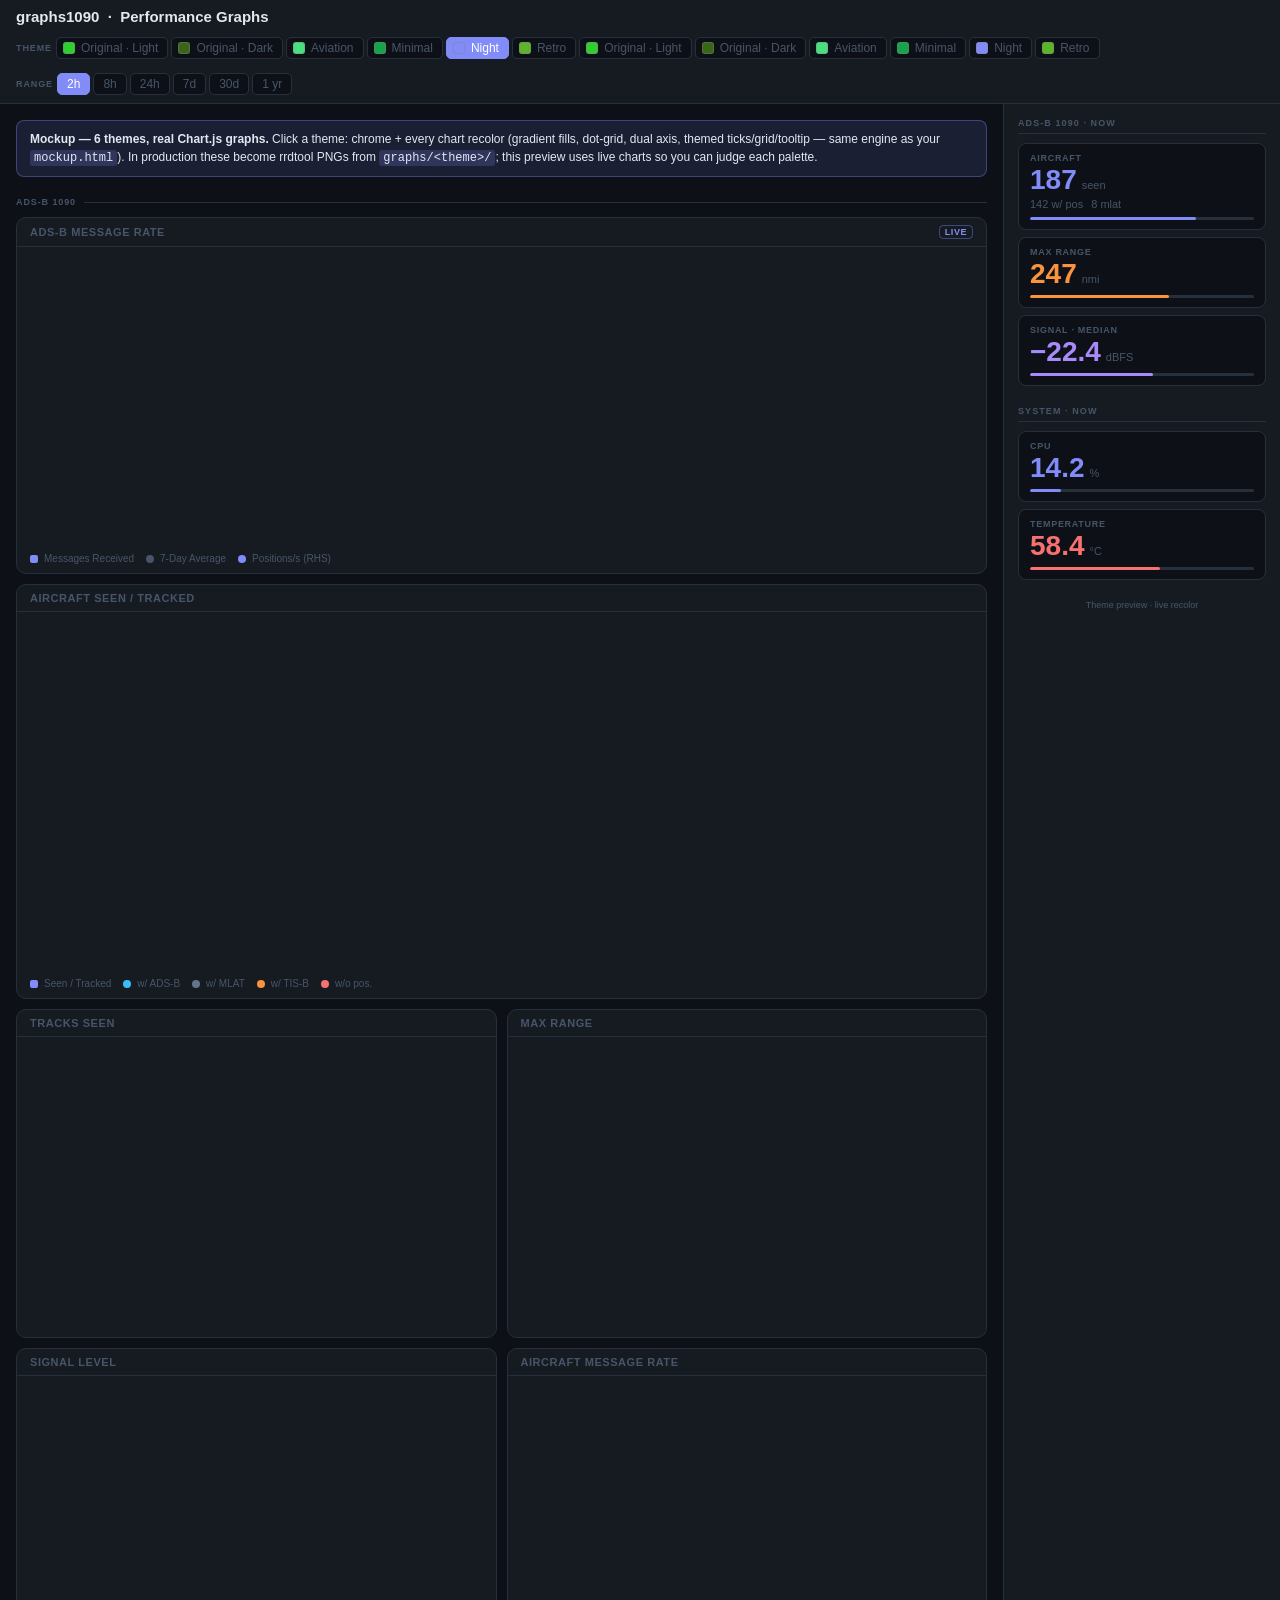
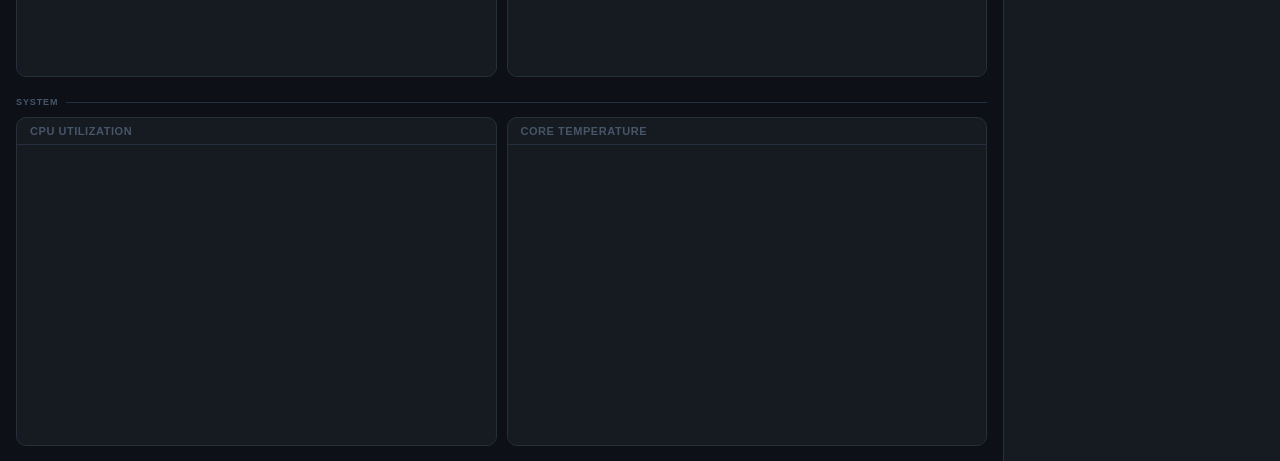
<file: docs/graphs1090 — Themed Dashboard Mock (6 choices, Chart.js).html>
<!DOCTYPE html>
<!-- saved from url=(0067)file:///C:/Users/Joe/AppData/Local/Temp/graphs1090-themes-mock.html -->
<html lang="en"><head><meta http-equiv="Content-Type" content="text/html; charset=UTF-8">

<title>graphs1090 — Themed Dashboard Mock (6 choices, Chart.js)</title>
<meta name="viewport" content="width=device-width, initial-scale=1.0">
<link href="./graphs1090 — Themed Dashboard Mock (6 choices, Chart.js)_files/css2" rel="stylesheet">
<script src="./graphs1090 — Themed Dashboard Mock (6 choices, Chart.js)_files/chart.umd.min.js.download"></script>
<style>
  /* ── Theme chrome palettes (page shell). Chart colors live in CHART_CFG (JS). ── */
  [data-theme="orig-light"] { --bg:#ececed; --surface:#ffffff; --border:#cfcfcf; --plot-bg:#ffffff; --text:#1a1a1a; --muted:#666; --accent:#0011ee; --area:#228B22; --amber:#d98c00; --purple:#0011EE; --red:#E30022; --font:'Space Grotesk',sans-serif; }
  [data-theme="orig-dark"]  { --bg:#161618; --surface:#212427; --border:#3a3d40; --plot-bg:#161618; --text:#f2f5f4; --muted:#9aa0a0; --accent:#1cb992; --area:#5cb85c; --amber:#cca300; --purple:#7fc7ff; --red:#c52b2f; --font:'Space Grotesk',sans-serif; }
  [data-theme="aviation"]   { --bg:#040b07; --surface:#06100a; --border:#16331f; --plot-bg:#06100a; --text:#4ade80; --muted:#2d6e3e; --accent:#22d3ee; --area:#4ade80; --amber:#facc15; --purple:#22d3ee; --red:#f87171; --font:'Space Mono',monospace; }
  [data-theme="minimal"]    { --bg:#f4f4f0; --surface:#ffffff; --border:#e0e0db; --plot-bg:#ffffff; --text:#1a1a1a; --muted:#888; --accent:#3b82f6; --area:#16a34a; --amber:#f59e0b; --purple:#6366f1; --red:#ef4444; --font:'Space Grotesk',sans-serif; }
  [data-theme="night"]      { --bg:#0d1117; --surface:#161b22; --border:#26303c; --plot-bg:#161b22; --text:#e2e8f0; --muted:#475569; --accent:#818cf8; --area:#818cf8; --amber:#fb923c; --purple:#a78bfa; --red:#f87171; --font:'Space Grotesk',sans-serif; }
  [data-theme="retro"]      { --bg:#0e0e0e; --surface:#131313; --border:#2a2a2a; --plot-bg:#131313; --text:#c9c9c9; --muted:#5a5a5a; --accent:#00e0ff; --area:#5db329; --amber:#e8820a; --purple:#00e0ff; --red:#cc2e2e; --font:'Space Mono',monospace; }

  :root { --graph-h: 300px; }
  * { box-sizing: border-box; margin: 0; padding: 0; }
  body { background: var(--bg); color: var(--text); font-family: var(--font); font-size: 14px; min-height: 100vh; transition: background .15s,color .15s; }

  .topbar { background: var(--surface); border-bottom: 1px solid var(--border); padding: 8px 16px; display: flex; align-items: center; justify-content: space-between; position: sticky; top: 0; z-index: 100; gap: 12px; flex-wrap: wrap; }
  .topbar h1 { font-size: 15px; font-weight: 600; color: var(--text); white-space: nowrap; }
  .topbar-controls { display: flex; gap: 14px; align-items: center; flex-wrap: wrap; }
  .ctl-label { font-size: 9px; font-weight: 700; letter-spacing: .1em; text-transform: uppercase; color: var(--muted); margin-right: 4px; }
  .btn-group { display: flex; gap: 3px; flex-wrap: wrap; }
  .btn { background: var(--bg); border: 1px solid var(--border); color: var(--muted); padding: 3px 9px; border-radius: 5px; font-size: 12px; cursor: pointer; transition: all .12s; white-space: nowrap; font-family: var(--font); }
  .btn:hover { border-color: var(--accent); color: var(--text); }
  .btn.active { background: var(--accent); border-color: var(--accent); color: #fff; }
  .theme-btn { display: flex; align-items: center; gap: 6px; padding-left: 6px; }
  .theme-btn .sw { width: 12px; height: 12px; border-radius: 3px; border: 1px solid rgba(128,128,128,.4); flex-shrink: 0; }

  .layout { display: grid; grid-template-columns: 1fr 276px; min-height: calc(100vh - 46px); }
  .main { padding: 16px; border-right: 1px solid var(--border); overflow-y: auto; }

  .mock-banner { background: color-mix(in srgb, var(--accent) 12%, transparent); border: 1px solid color-mix(in srgb, var(--accent) 35%, transparent); border-radius: 8px; padding: 9px 13px; font-size: 12px; color: var(--text); margin-bottom: 16px; line-height: 1.5; }
  .mock-banner code { background: color-mix(in srgb, var(--accent) 20%, transparent); padding: 1px 4px; border-radius: 3px; }

  .section-title { font-size: 9px; font-weight: 700; letter-spacing: .1em; text-transform: uppercase; color: var(--muted); margin: 20px 0 10px; display: flex; align-items: center; gap: 8px; }
  .section-title::after { content:''; flex:1; height:1px; background:var(--border); }
  .section-title:first-of-type { margin-top: 0; }

  .graph-grid { display: grid; gap: 10px; }
  .graph-grid.cols-1 { grid-template-columns: 1fr; }
  .graph-grid.cols-2 { grid-template-columns: 1fr 1fr; }

  .graph-card { background: var(--surface); border: 1px solid var(--border); border-radius: 10px; overflow: hidden; }
  .graph-card-header { padding: 7px 13px; font-size: 11px; font-weight: 600; letter-spacing: .05em; text-transform: uppercase; color: var(--muted); border-bottom: 1px solid var(--border); display: flex; align-items: center; justify-content: space-between; }
  .live-badge { font-size: 9px; font-weight: 700; letter-spacing: .06em; text-transform: uppercase; color: var(--area); border: 1px solid color-mix(in srgb, var(--area) 40%, transparent); border-radius: 4px; padding: 1px 5px; }
  .graph-card-body { background: var(--plot-bg); height: var(--graph-h); padding: 10px 12px; }
  .graph-card-body.tall { height: 360px; }
  .chart-wrap { position: relative; width: 100%; height: 100%; }
  .chart-wrap canvas { width: 100% !important; height: 100% !important; }

  /* legend */
  .legend { display: flex; flex-wrap: wrap; gap: 12px; font-size: 10px; padding: 6px 13px 9px; color: var(--muted); }
  .legend-item { display: flex; align-items: center; gap: 6px; }
  .legend-dot { width: 8px; height: 8px; border-radius: 2px; flex-shrink: 0; }
  .legend-dot.round { border-radius: 50%; }

  .sidebar { padding: 14px; background: var(--surface); overflow-y: auto; }
  .sidebar-section { margin-bottom: 20px; }
  .sidebar-section-title { font-size: 9px; font-weight: 700; letter-spacing: .12em; text-transform: uppercase; color: var(--muted); margin-bottom: 9px; padding-bottom: 5px; border-bottom: 1px solid var(--border); }
  .stat-card { background: var(--bg); border: 1px solid var(--border); border-radius: 8px; padding: 9px 11px; margin-bottom: 7px; }
  .stat-label { font-size: 9px; font-weight: 600; letter-spacing: .08em; text-transform: uppercase; color: var(--muted); margin-bottom: 3px; }
  .stat-value-row { display: flex; align-items: baseline; gap: 5px; }
  .stat-value { font-size: 28px; font-weight: 700; font-variant-numeric: tabular-nums; line-height: 1; color: var(--text); }
  .stat-unit { font-size: 11px; color: var(--muted); font-weight: 500; }
  .stat-sub { font-size: 11px; color: var(--muted); margin-top: 4px; display: flex; gap: 8px; flex-wrap: wrap; }
  .sparkbar { height:3px; background:var(--border); border-radius:2px; margin-top:7px; overflow:hidden; }
  .sparkbar-fill { height:100%; border-radius:2px; }
  .sidebar-footer { font-size: 9px; color: var(--muted); text-align: center; margin-top: 6px; }
</style>
</head>
<body data-theme="retro">

<div class="topbar">
  <h1>graphs1090 &nbsp;·&nbsp; Performance Graphs</h1>
  <div class="topbar-controls">
    <div style="display:flex;align-items:center"><span class="ctl-label">Theme</span><div class="btn-group" id="theme-group"><button class="btn theme-btn" data-id="orig-light"><span class="sw" style="background:#32CD32"></span>Original · Light</button><button class="btn theme-btn" data-id="orig-dark"><span class="sw" style="background:#386619"></span>Original · Dark</button><button class="btn theme-btn" data-id="aviation"><span class="sw" style="background:#4ade80"></span>Aviation</button><button class="btn theme-btn" data-id="minimal"><span class="sw" style="background:#16a34a"></span>Minimal</button><button class="btn theme-btn" data-id="night"><span class="sw" style="background:#818cf8"></span>Night</button><button class="btn theme-btn active" data-id="retro"><span class="sw" style="background:#5db329"></span>Retro</button></div></div>
    <div style="display:flex;align-items:center"><span class="ctl-label">Range</span>
      <div class="btn-group" id="tf-group">
        <button class="btn active" onclick="setTF(this)">2h</button>
        <button class="btn" onclick="setTF(this)">8h</button>
        <button class="btn" onclick="setTF(this)">24h</button>
        <button class="btn" onclick="setTF(this)">7d</button>
        <button class="btn" onclick="setTF(this)">30d</button>
        <button class="btn" onclick="setTF(this)">1 yr</button>
      </div>
    </div>
  </div>
</div>

<div class="layout">
<div class="main">

  <div class="mock-banner">
    <strong>Mockup — 6 themes, real Chart.js graphs.</strong>
    Click a theme: chrome + every chart recolor (gradient fills, dot-grid, dual axis, themed ticks/grid/tooltip — same engine as your <code>mockup.html</code>).
    In production these become rrdtool PNGs from <code>graphs/&lt;theme&gt;/</code>; this preview uses live charts so you can judge each palette.
  </div>

  <div class="section-title">ADS-B 1090</div>

  <div class="graph-grid cols-1" style="margin-bottom:10px">
    <div class="graph-card">
      <div class="graph-card-header">ADS-B Message Rate <span class="live-badge">live</span></div>
      <div class="graph-card-body"><div class="chart-wrap"><canvas id="c-msgrate" style="box-sizing: border-box; display: block; height: 280px; width: 1570px;" width="1570" height="280"></canvas></div></div>
      <div class="legend">
        <div class="legend-item"><span class="legend-dot" style="background:var(--area)"></span>Messages Received</div>
        <div class="legend-item"><span class="legend-dot round" style="background:var(--muted)"></span>7-Day Average</div>
        <div class="legend-item"><span class="legend-dot round" style="background:var(--accent)"></span>Positions/s (RHS)</div>
      </div>
    </div>
  </div>

  <div class="graph-grid cols-1" style="margin-bottom:10px">
    <div class="graph-card">
      <div class="graph-card-header">Aircraft Seen / Tracked</div>
      <div class="graph-card-body tall"><div class="chart-wrap"><canvas id="c-aircraft" style="box-sizing: border-box; display: block; height: 340px; width: 1570px;" width="1570" height="340"></canvas></div></div>
      <div class="legend">
        <div class="legend-item"><span class="legend-dot" style="background:var(--area)"></span>Seen / Tracked</div>
        <div class="legend-item"><span class="legend-dot round" id="lg-adsb" style="background: rgb(0, 224, 255);"></span>w/ ADS-B</div>
        <div class="legend-item"><span class="legend-dot round" id="lg-mlat" style="background: rgba(220, 220, 220, 0.65);"></span>w/ MLAT</div>
        <div class="legend-item"><span class="legend-dot round" id="lg-tisb" style="background: rgb(232, 130, 10);"></span>w/ TIS-B</div>
        <div class="legend-item"><span class="legend-dot round" id="lg-npos" style="background: rgb(204, 46, 46);"></span>w/o pos.</div>
      </div>
    </div>
  </div>

  <div class="graph-grid cols-2" style="margin-bottom:10px">
    <div class="graph-card">
      <div class="graph-card-header">Tracks Seen</div>
      <div class="graph-card-body"><div class="chart-wrap"><canvas id="c-tracks" style="box-sizing: border-box; display: block; height: 280px; width: 767px;" width="767" height="280"></canvas></div></div>
    </div>
    <div class="graph-card">
      <div class="graph-card-header">Max Range</div>
      <div class="graph-card-body"><div class="chart-wrap"><canvas id="c-range" style="box-sizing: border-box; display: block; height: 280px; width: 767px;" width="767" height="280"></canvas></div></div>
    </div>
  </div>

  <div class="graph-grid cols-2" style="margin-bottom:10px">
    <div class="graph-card">
      <div class="graph-card-header">Signal Level</div>
      <div class="graph-card-body"><div class="chart-wrap"><canvas id="c-signal" style="box-sizing: border-box; display: block; height: 280px; width: 767px;" width="767" height="280"></canvas></div></div>
    </div>
    <div class="graph-card">
      <div class="graph-card-header">Aircraft Message Rate</div>
      <div class="graph-card-body"><div class="chart-wrap"><canvas id="c-acmsg" style="box-sizing: border-box; display: block; height: 280px; width: 767px;" width="767" height="280"></canvas></div></div>
    </div>
  </div>

  <div class="section-title">System</div>

  <div class="graph-grid cols-2">
    <div class="graph-card">
      <div class="graph-card-header">CPU Utilization</div>
      <div class="graph-card-body"><div class="chart-wrap"><canvas id="c-cpu" style="box-sizing: border-box; display: block; height: 280px; width: 767px;" width="767" height="280"></canvas></div></div>
    </div>
    <div class="graph-card">
      <div class="graph-card-header">Core Temperature</div>
      <div class="graph-card-body"><div class="chart-wrap"><canvas id="c-temp" style="box-sizing: border-box; display: block; height: 280px; width: 767px;" width="767" height="280"></canvas></div></div>
    </div>
  </div>

</div><!-- /main -->

<div class="sidebar">
  <div class="sidebar-section">
    <div class="sidebar-section-title">ADS-B 1090 · Now</div>
    <div class="stat-card"><div class="stat-label">Aircraft</div><div class="stat-value-row"><span class="stat-value" style="color:var(--area)">187</span><span class="stat-unit">seen</span></div><div class="stat-sub"><span>142 w/ pos</span><span>8 mlat</span></div><div class="sparkbar"><div class="sparkbar-fill" style="width:74%;background:var(--area)"></div></div></div>
    <div class="stat-card"><div class="stat-label">Max Range</div><div class="stat-value-row"><span class="stat-value" style="color:var(--amber)">247</span><span class="stat-unit">nmi</span></div><div class="sparkbar"><div class="sparkbar-fill" style="width:62%;background:var(--amber)"></div></div></div>
    <div class="stat-card"><div class="stat-label">Signal · Median</div><div class="stat-value-row"><span class="stat-value" style="color:var(--purple)">−22.4</span><span class="stat-unit">dBFS</span></div><div class="sparkbar"><div class="sparkbar-fill" style="width:55%;background:var(--purple)"></div></div></div>
  </div>
  <div class="sidebar-section">
    <div class="sidebar-section-title">System · Now</div>
    <div class="stat-card"><div class="stat-label">CPU</div><div class="stat-value-row"><span class="stat-value" style="color:var(--area)">14.2</span><span class="stat-unit">%</span></div><div class="sparkbar"><div class="sparkbar-fill" style="width:14%;background:var(--area)"></div></div></div>
    <div class="stat-card"><div class="stat-label">Temperature</div><div class="stat-value-row"><span class="stat-value" style="color:var(--red)">58.4</span><span class="stat-unit">°C</span></div><div class="sparkbar"><div class="sparkbar-fill" style="width:58%;background:var(--red)"></div></div></div>
  </div>
  <div class="sidebar-footer">Theme preview · live recolor</div>
</div>
</div><!-- /layout -->

<script>
/* ── Data (shape from your mockup.html, extended) ── */
const LABELS = ['18','19','20','21','22','23','00','01','02','03','04','05','06','07','08','09','10','11','12','13','14'];
const SEEN=[122,131,128,117,105,90,63,46,34,28,22,29,44,74,105,126,140,152,161,157,148];
const ADSB=[108,116,113,103,93,79,56,40,29,23,18,25,39,67,96,114,128,141,150,145,137];
const MLAT=[9,8,9,9,8,7,4,4,3,3,2,2,3,5,7,9,9,9,9,9,8];
const TISB=[3,3,3,2,2,2,2,2,1,1,1,1,2,2,2,3,3,3,3,3,2];
const NPOS=[2,4,3,3,2,2,1,0,1,1,1,1,0,0,0,0,0,0,0,0,1];
const MSG =[640,690,670,610,560,470,330,250,180,150,120,160,250,420,600,720,820,900,980,940,880];
const AVG7=[560,580,575,560,540,500,440,400,360,340,320,350,420,520,610,680,740,790,830,820,800];
const POS =[88,94,92,84,76,64,46,34,25,20,16,22,34,58,82,98,110,118,126,122,116];
const TRACKS=[60,90,120,150,180,210,260,300,340,360,380,360,330,300,260,220,180,150,120,95,80].reverse();
const RNG_MAX=[210,225,232,240,236,228,250,255,260,258,254,256,262,268,255,248,260,255,266,270,258];
const RNG_MED=[150,158,160,163,159,152,165,168,170,167,160,164,170,176,168,160,166,170,176,180,170];
const SIG_PEAK=[-11,-10,-12,-9,-10,-13,-9,-12,-11,-10,-12,-9,-11,-10,-12,-9,-11,-13,-10,-9,-11];
const SIG_MED=[-24,-23,-25,-22,-23,-26,-22,-25,-24,-23,-25,-22,-24,-23,-25,-22,-24,-26,-23,-22,-24];
const CPU_USER=[8,9,8,10,9,8,7,8,9,8,10,9,8,9,10,9,8,9,8,9,8];
const CPU_SYS =[6,6,7,6,7,6,5,6,6,5,7,6,6,7,6,6,5,6,7,6,6];
const ACMSG=[5.2,5.6,5.4,5.0,4.6,4.0,3.2,2.6,2.0,1.8,1.6,2.0,2.8,3.8,4.8,5.4,5.8,6.2,6.6,6.4,6.0];
const TEMP=[52,54,55,57,56,55,53,52,54,53,55,54,53,55,57,58,57,58,59,58,58];

/* ── Per-theme chart cfg (series + grid/tick/tooltip/fonts) ── */
const CHART_CFG = {
  'orig-light': { seenLine:'#228B22', seenTop:'rgba(50,205,50,0.30)', seenBot:'rgba(50,205,50,0.02)', adsb:'#00A0F0', mlat:'#888888', tisb:'#ffcc00', npos:'#E30022', amber:'#d98c00', purple:'#0011EE', red:'#E30022', grid:'rgba(0,0,0,0.07)', tick:'rgba(0,0,0,0.45)', dotColor:'rgba(0,0,0,0.18)', fg:'#1a1a1a', fgSub:'#666', tooltipBg:'#ffffff', mono:false },
  'orig-dark':  { seenLine:'#5cb85c', seenTop:'rgba(56,102,25,0.55)', seenBot:'rgba(56,102,25,0.05)', adsb:'#00A0F0', mlat:'#7f8c8d', tisb:'#cca300', npos:'#c52b2f', amber:'#cca300', purple:'#7fc7ff', red:'#c52b2f', grid:'rgba(255,255,255,0.07)', tick:'rgba(255,255,255,0.3)', dotColor:'rgba(255,255,255,0.12)', fg:'#f2f5f4', fgSub:'#9aa0a0', tooltipBg:'#212427', mono:false },
  'aviation':   { seenLine:'#4ade80', seenTop:'rgba(74,222,128,0.28)', seenBot:'rgba(74,222,128,0.03)', adsb:'#22d3ee', mlat:'rgba(255,255,255,0.5)', tisb:'#facc15', npos:'#f87171', amber:'#facc15', purple:'#22d3ee', red:'#f87171', grid:'rgba(74,222,128,0.08)', tick:'rgba(74,222,128,0.45)', dotColor:'rgba(74,222,128,0.2)', fg:'#4ade80', fgSub:'rgba(74,222,128,0.45)', tooltipBg:'#0a1a0e', mono:true },
  'minimal':    { seenLine:'#16a34a', seenTop:'rgba(34,197,94,0.14)', seenBot:'rgba(34,197,94,0.01)', adsb:'#3b82f6', mlat:'#94a3b8', tisb:'#f59e0b', npos:'#ef4444', amber:'#f59e0b', purple:'#6366f1', red:'#ef4444', grid:'rgba(0,0,0,0.05)', tick:'rgba(0,0,0,0.3)', dotColor:'rgba(0,0,0,0.22)', fg:'#1a1a1a', fgSub:'#888', tooltipBg:'#ffffff', mono:false },
  'night':      { seenLine:'#818cf8', seenTop:'rgba(129,140,248,0.30)', seenBot:'rgba(129,140,248,0.02)', adsb:'#38bdf8', mlat:'#64748b', tisb:'#fb923c', npos:'#f87171', amber:'#fb923c', purple:'#a78bfa', red:'#f87171', grid:'rgba(255,255,255,0.05)', tick:'rgba(255,255,255,0.28)', dotColor:'rgba(255,255,255,0.16)', fg:'#e2e8f0', fgSub:'#94a3b8', tooltipBg:'#1e293b', mono:false },
  'retro':      { seenLine:'#5db329', seenTop:'rgba(82,163,34,0.52)', seenBot:'rgba(82,163,34,0.06)', adsb:'#00e0ff', mlat:'rgba(220,220,220,0.65)', tisb:'#e8820a', npos:'#cc2e2e', amber:'#e8820a', purple:'#00e0ff', red:'#cc2e2e', grid:'rgba(255,255,255,0.05)', tick:'rgba(200,200,200,0.45)', dotColor:'rgba(255,255,255,0.1)', fg:'#c9c9c9', fgSub:'#5a5a5a', tooltipBg:'#1c1c1c', mono:true },
};

const THEMES = [
  { id:'orig-light', name:'Original · Light', sw:'#32CD32' },
  { id:'orig-dark',  name:'Original · Dark',  sw:'#386619' },
  { id:'aviation',   name:'Aviation',         sw:'#4ade80' },
  { id:'minimal',    name:'Minimal',          sw:'#16a34a' },
  { id:'night',      name:'Night',            sw:'#818cf8' },
  { id:'retro',      name:'Retro',            sw:'#5db329' },
];

function dotGrid(dotColor){ return { id:'dotGrid', afterDraw(c){ const {ctx,chartArea,scales}=c; if(!chartArea||!scales.x||!scales.y)return; const xs=scales.x.ticks.map((_,i)=>scales.x.getPixelForTick(i)); const ys=scales.y.ticks.map((_,i)=>scales.y.getPixelForTick(i)); ctx.save(); ctx.fillStyle=dotColor; for(const x of xs)for(const y of ys){ if(x>=chartArea.left&&x<=chartArea.right&&y>=chartArea.top&&y<=chartArea.bottom){ ctx.beginPath(); ctx.arc(x,y,1.6,0,Math.PI*2); ctx.fill(); } } ctx.restore(); } }; }

function grad(ctx,h,top,bot){ const g=ctx.createLinearGradient(0,0,0,h); g.addColorStop(0,top); g.addColorStop(1,bot); return g; }
function fam(cfg){ return cfg.mono?"'Space Mono'":"'Space Grotesk'"; }
function baseOpts(cfg,yMin,yMax,rightAxis,yStep){
  const ax={ color:cfg.tick, font:{family:fam(cfg),size:9} };
  const o={ responsive:true, maintainAspectRatio:false, animation:false, interaction:{mode:'index',intersect:false},
    plugins:{ legend:{display:false}, tooltip:{ backgroundColor:cfg.tooltipBg, titleColor:cfg.fg, bodyColor:cfg.fgSub, borderColor:cfg.grid, borderWidth:1, padding:10, cornerRadius:cfg.mono?2:8, titleFont:{family:fam(cfg),size:11}, bodyFont:{family:fam(cfg),size:11} } },
    scales:{ x:{ grid:{color:cfg.grid}, border:{display:false}, ticks:{...ax,maxRotation:0,autoSkip:true,maxTicksLimit:8} },
             y:{ min:yMin,max:yMax, grid:{color:cfg.grid}, border:{display:false}, ticks:{...ax, stepSize:yStep} } } };
  if(rightAxis){ o.scales.yRight={ position:'right', min:rightAxis.min, max:rightAxis.max, grid:{display:false}, border:{display:false}, ticks:{...ax} }; }
  return o;
}
const baseDS={ tension:0.38, pointRadius:0, pointHoverRadius:4, borderWidth:2 };

let charts=[];
function destroyAll(){ charts.forEach(c=>c.destroy()); charts=[]; }

function build(theme){
  const cfg=CHART_CFG[theme];
  destroyAll();

  // legend dots for aircraft chart
  document.getElementById('lg-adsb').style.background=cfg.adsb;
  document.getElementById('lg-mlat').style.background=cfg.mlat;
  document.getElementById('lg-tisb').style.background=cfg.tisb;
  document.getElementById('lg-npos').style.background=cfg.npos;

  const mk=(id,datasets,opts,plugins)=>{ const el=document.getElementById(id); charts.push(new Chart(el,{type:'line',data:{labels:LABELS,datasets},options:opts,plugins:plugins||[]})); };
  const ctxOf=id=>document.getElementById(id).getContext('2d');

  // Message rate: messages area + 7d avg + positions on right axis
  mk('c-msgrate',[
    {...baseDS,label:'Messages',data:MSG,borderColor:cfg.seenLine,backgroundColor:grad(ctxOf('c-msgrate'),300,cfg.seenTop,cfg.seenBot),fill:true,borderWidth:1.5,order:3},
    {...baseDS,label:'7-Day Avg',data:AVG7,borderColor:cfg.fgSub,backgroundColor:'transparent',borderWidth:1.5,borderDash:[5,3],order:2},
    {...baseDS,label:'Positions/s',data:POS,borderColor:cfg.adsb,backgroundColor:'transparent',borderWidth:2,yAxisID:'yRight',order:1},
  ], baseOpts(cfg,0,1200,{min:0,max:130},300), [dotGrid(cfg.dotColor)]);

  // Aircraft (5 series — exact format from reference)
  mk('c-aircraft',[
    {...baseDS,label:'Seen/Tracked',data:SEEN,borderColor:cfg.seenLine,backgroundColor:grad(ctxOf('c-aircraft'),360,cfg.seenTop,cfg.seenBot),fill:true,borderWidth:1.5,order:5},
    {...baseDS,label:'ADS-B',data:ADSB,borderColor:cfg.adsb,backgroundColor:'transparent',order:4},
    {...baseDS,label:'MLAT',data:MLAT,borderColor:cfg.mlat,backgroundColor:'transparent',borderWidth:1.5,order:3},
    {...baseDS,label:'TIS-B',data:TISB,borderColor:cfg.tisb,backgroundColor:'transparent',borderWidth:1.5,order:2},
    {...baseDS,label:'w/o pos',data:NPOS,borderColor:cfg.npos,backgroundColor:'transparent',borderWidth:1.5,order:1},
  ], baseOpts(cfg,0,200,{min:0,max:200},50), [dotGrid(cfg.dotColor)]);

  // Tracks
  mk('c-tracks',[
    {...baseDS,label:'New Tracks/min',data:TRACKS,borderColor:cfg.adsb,backgroundColor:grad(ctxOf('c-tracks'),300,cfg.seenTop,cfg.seenBot),fill:true,borderWidth:2,order:1},
  ], baseOpts(cfg,0,500,null,100), [dotGrid(cfg.dotColor)]);

  // Range: max + median (band via fill between)
  mk('c-range',[
    {...baseDS,label:'Max',data:RNG_MAX,borderColor:cfg.amber,backgroundColor:'transparent',borderWidth:1.5,order:2},
    {...baseDS,label:'Median',data:RNG_MED,borderColor:cfg.amber,backgroundColor:grad(ctxOf('c-range'),300,hexA(cfg.amber,0.22),hexA(cfg.amber,0.01)),fill:true,borderWidth:2.5,order:1},
  ], baseOpts(cfg,0,300,null,100), [dotGrid(cfg.dotColor)]);

  // Signal
  mk('c-signal',[
    {...baseDS,label:'Peak',data:SIG_PEAK,borderColor:cfg.purple,backgroundColor:'transparent',borderWidth:1.5,order:2},
    {...baseDS,label:'Median',data:SIG_MED,borderColor:cfg.purple,backgroundColor:grad(ctxOf('c-signal'),300,hexA(cfg.purple,0.22),hexA(cfg.purple,0.01)),fill:true,borderWidth:2.5,order:1},
  ], baseOpts(cfg,-50,-5,null,10), [dotGrid(cfg.dotColor)]);

  // Aircraft message rate
  mk('c-acmsg',[
    {...baseDS,label:'msg/ac/s',data:ACMSG,borderColor:cfg.seenLine,backgroundColor:grad(ctxOf('c-acmsg'),300,cfg.seenTop,cfg.seenBot),fill:true,borderWidth:2,order:1},
  ], baseOpts(cfg,0,8,null,2), [dotGrid(cfg.dotColor)]);

  // CPU user+system stacked area
  const cpuOpts=baseOpts(cfg,0,100,null,25); cpuOpts.scales.y.stacked=true;
  mk('c-cpu',[
    {...baseDS,label:'User',data:CPU_USER,borderColor:cfg.adsb,backgroundColor:hexA(cfg.adsb,0.35),fill:true,borderWidth:1.5,order:2},
    {...baseDS,label:'System',data:CPU_SYS,borderColor:cfg.purple,backgroundColor:hexA(cfg.purple,0.4),fill:true,borderWidth:1.5,order:1},
  ], cpuOpts, [dotGrid(cfg.dotColor)]);

  // Temperature
  mk('c-temp',[
    {...baseDS,label:'Core Temp',data:TEMP,borderColor:cfg.red,backgroundColor:grad(ctxOf('c-temp'),300,hexA(cfg.red,0.2),hexA(cfg.red,0.01)),fill:true,borderWidth:2,order:1},
  ], baseOpts(cfg,20,80,null,20), [dotGrid(cfg.dotColor)]);
}

/* hex/rgba -> rgba with alpha */
function hexA(c,a){
  if(c.startsWith('rgba')) return c.replace(/[\d.]+\)$/,a+')');
  if(c.startsWith('rgb(')) return c.replace('rgb(','rgba(').replace(')',','+a+')');
  let h=c.replace('#',''); if(h.length===3)h=h.split('').map(x=>x+x).join('');
  const r=parseInt(h.slice(0,2),16),g=parseInt(h.slice(2,4),16),b=parseInt(h.slice(4,6),16);
  return `rgba(${r},${g},${b},${a})`;
}

/* ── theme switcher ── */
const tg=document.getElementById('theme-group');
THEMES.forEach(t=>{ const b=document.createElement('button'); b.className='btn theme-btn'; b.dataset.id=t.id; b.innerHTML='<span class="sw" style="background:'+t.sw+'"></span>'+t.name; b.onclick=()=>setTheme(t.id,b); tg.appendChild(b); });
function setTheme(id,btn){ document.body.setAttribute('data-theme',id); document.querySelectorAll('#theme-group .btn').forEach(b=>b.classList.remove('active')); btn.classList.add('active'); build(id); }
function setTF(btn){ document.querySelectorAll('#tf-group .btn').forEach(b=>b.classList.remove('active')); btn.classList.add('active'); }

setTheme('night', tg.querySelector('[data-id="night"]'));
</script>


</body></html>
</file>
